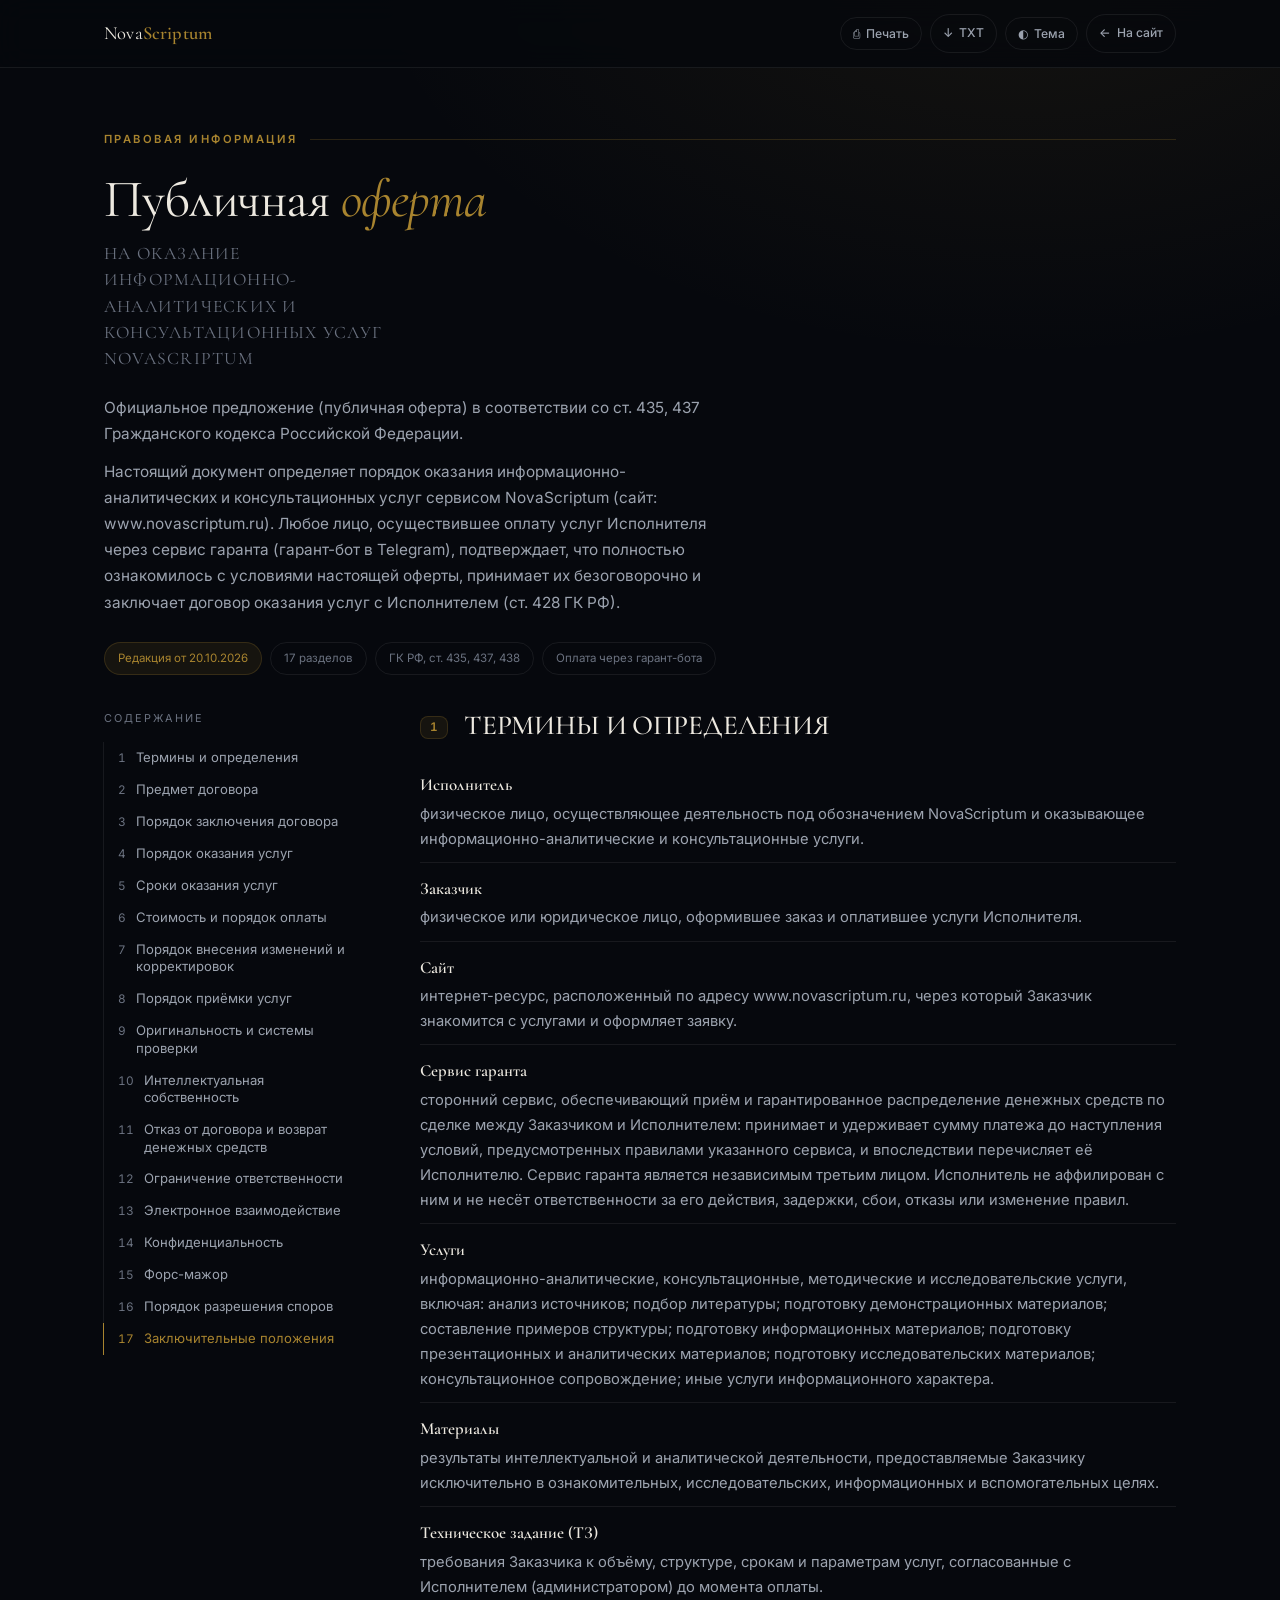
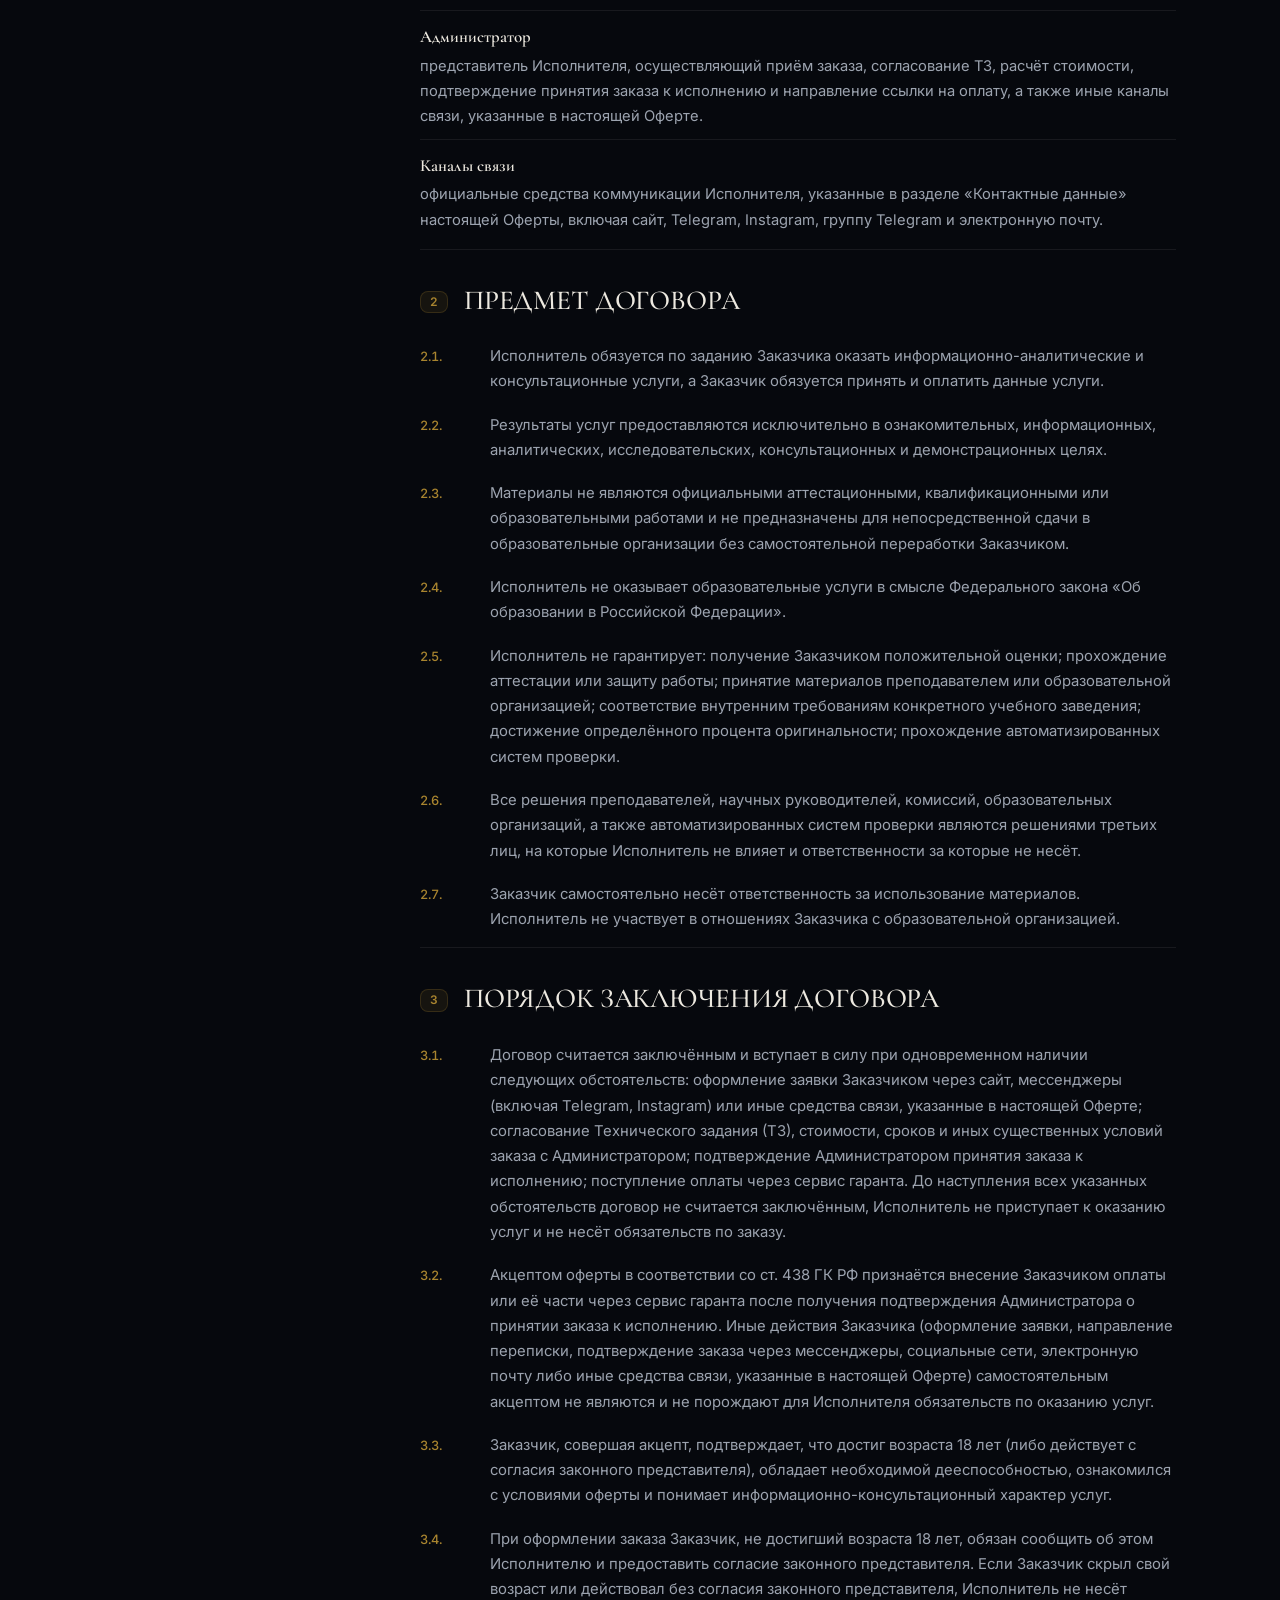
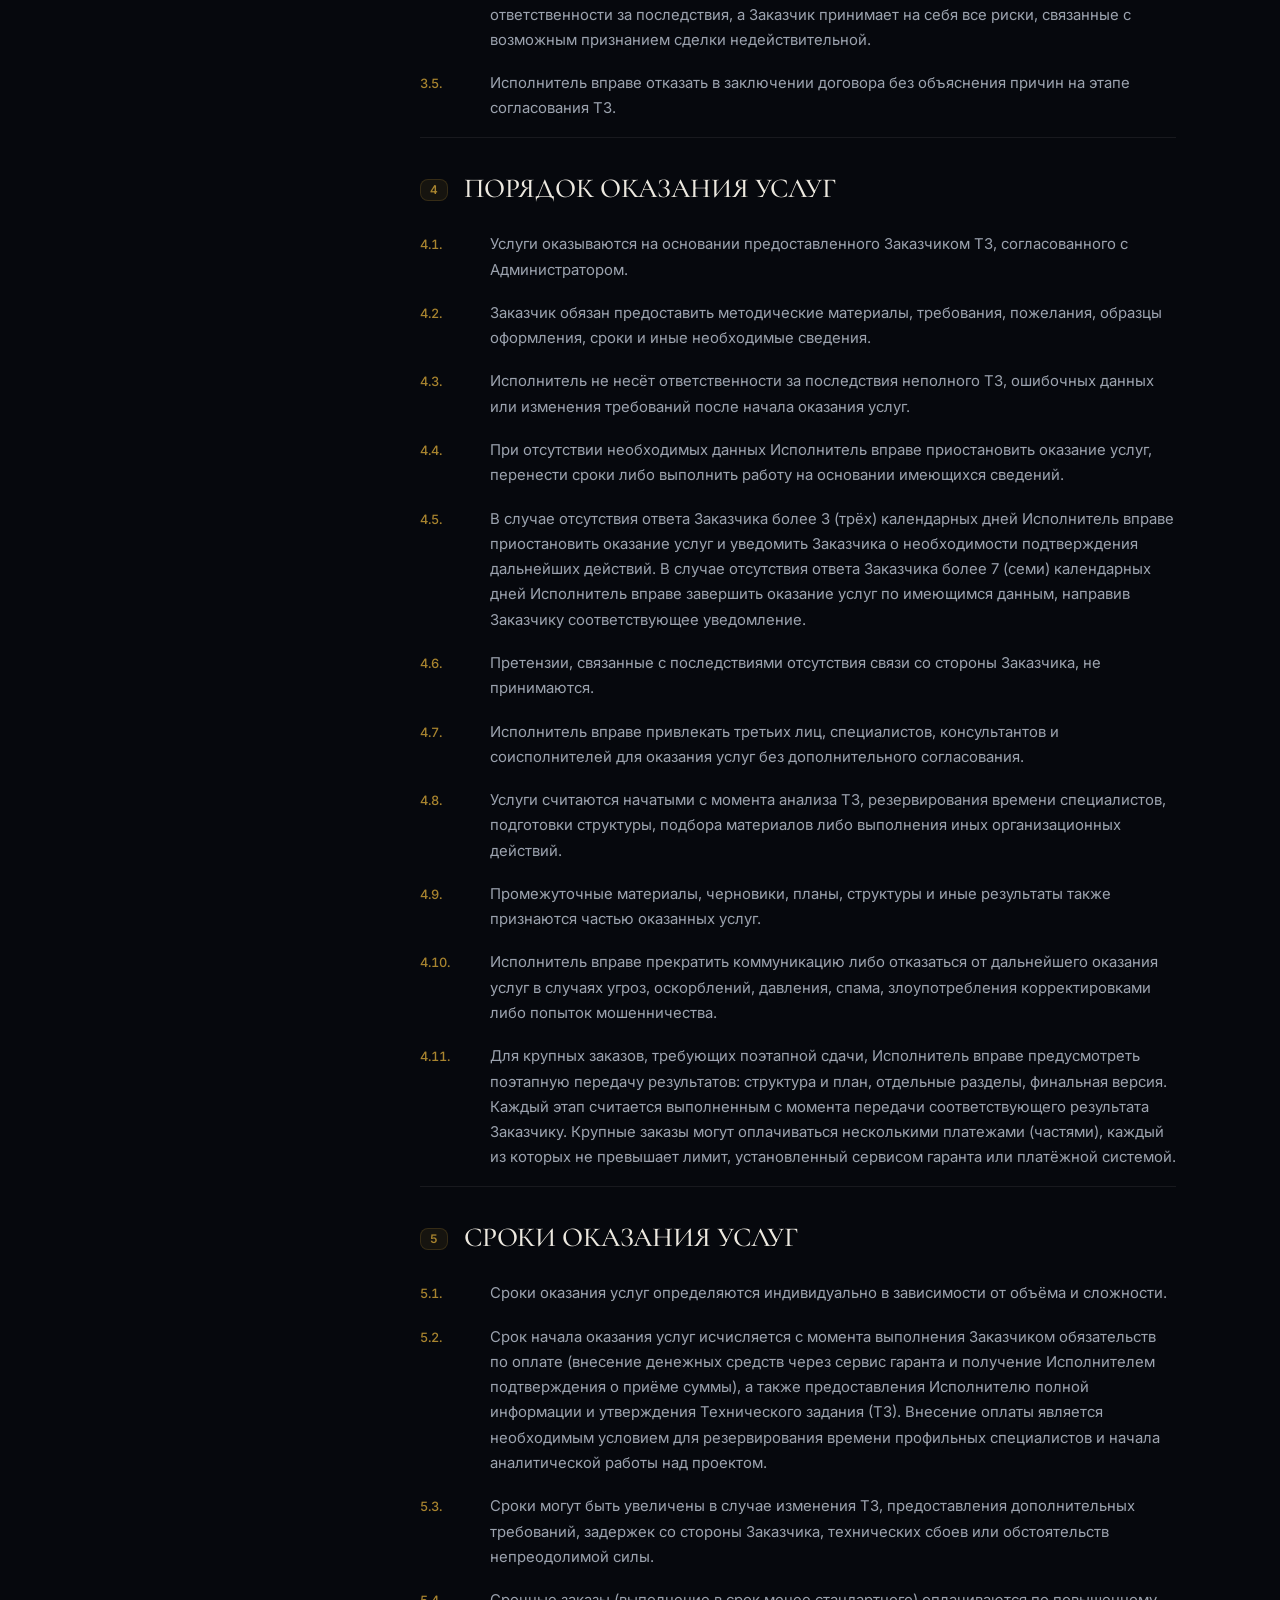
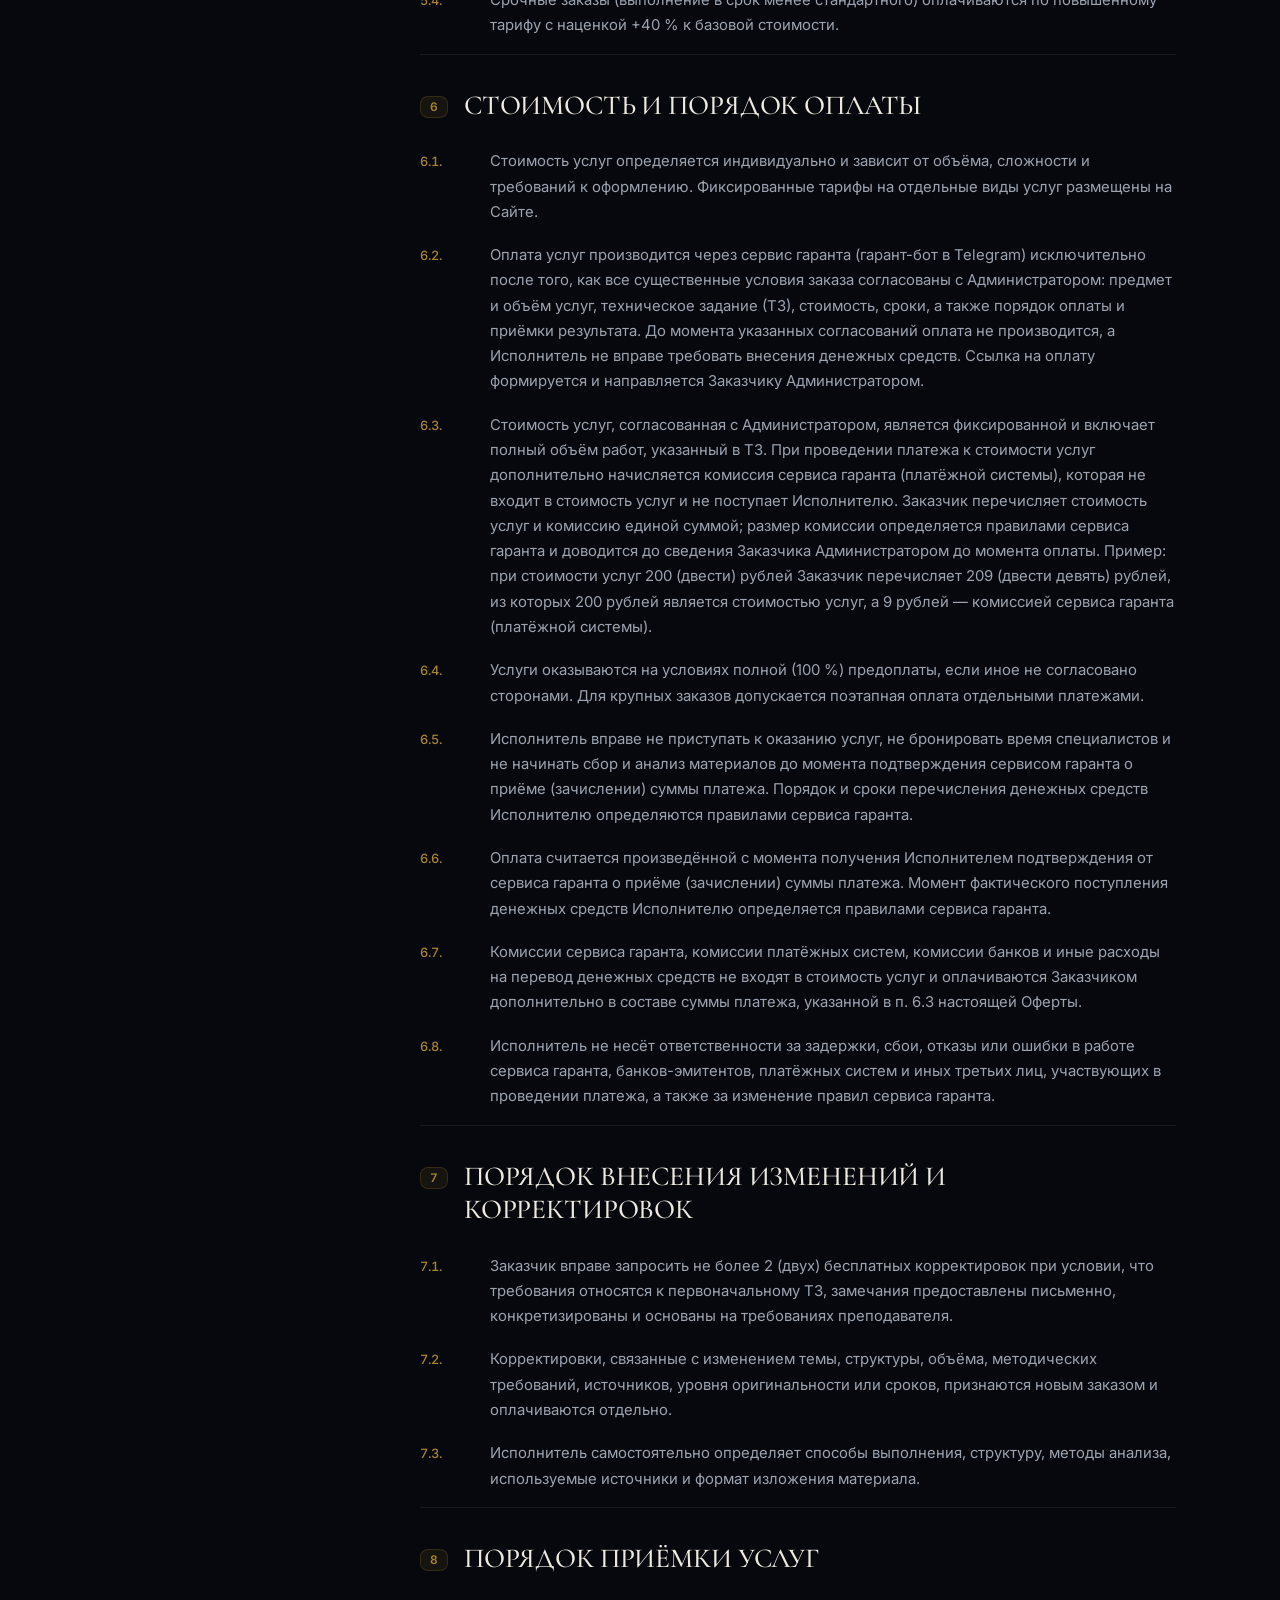
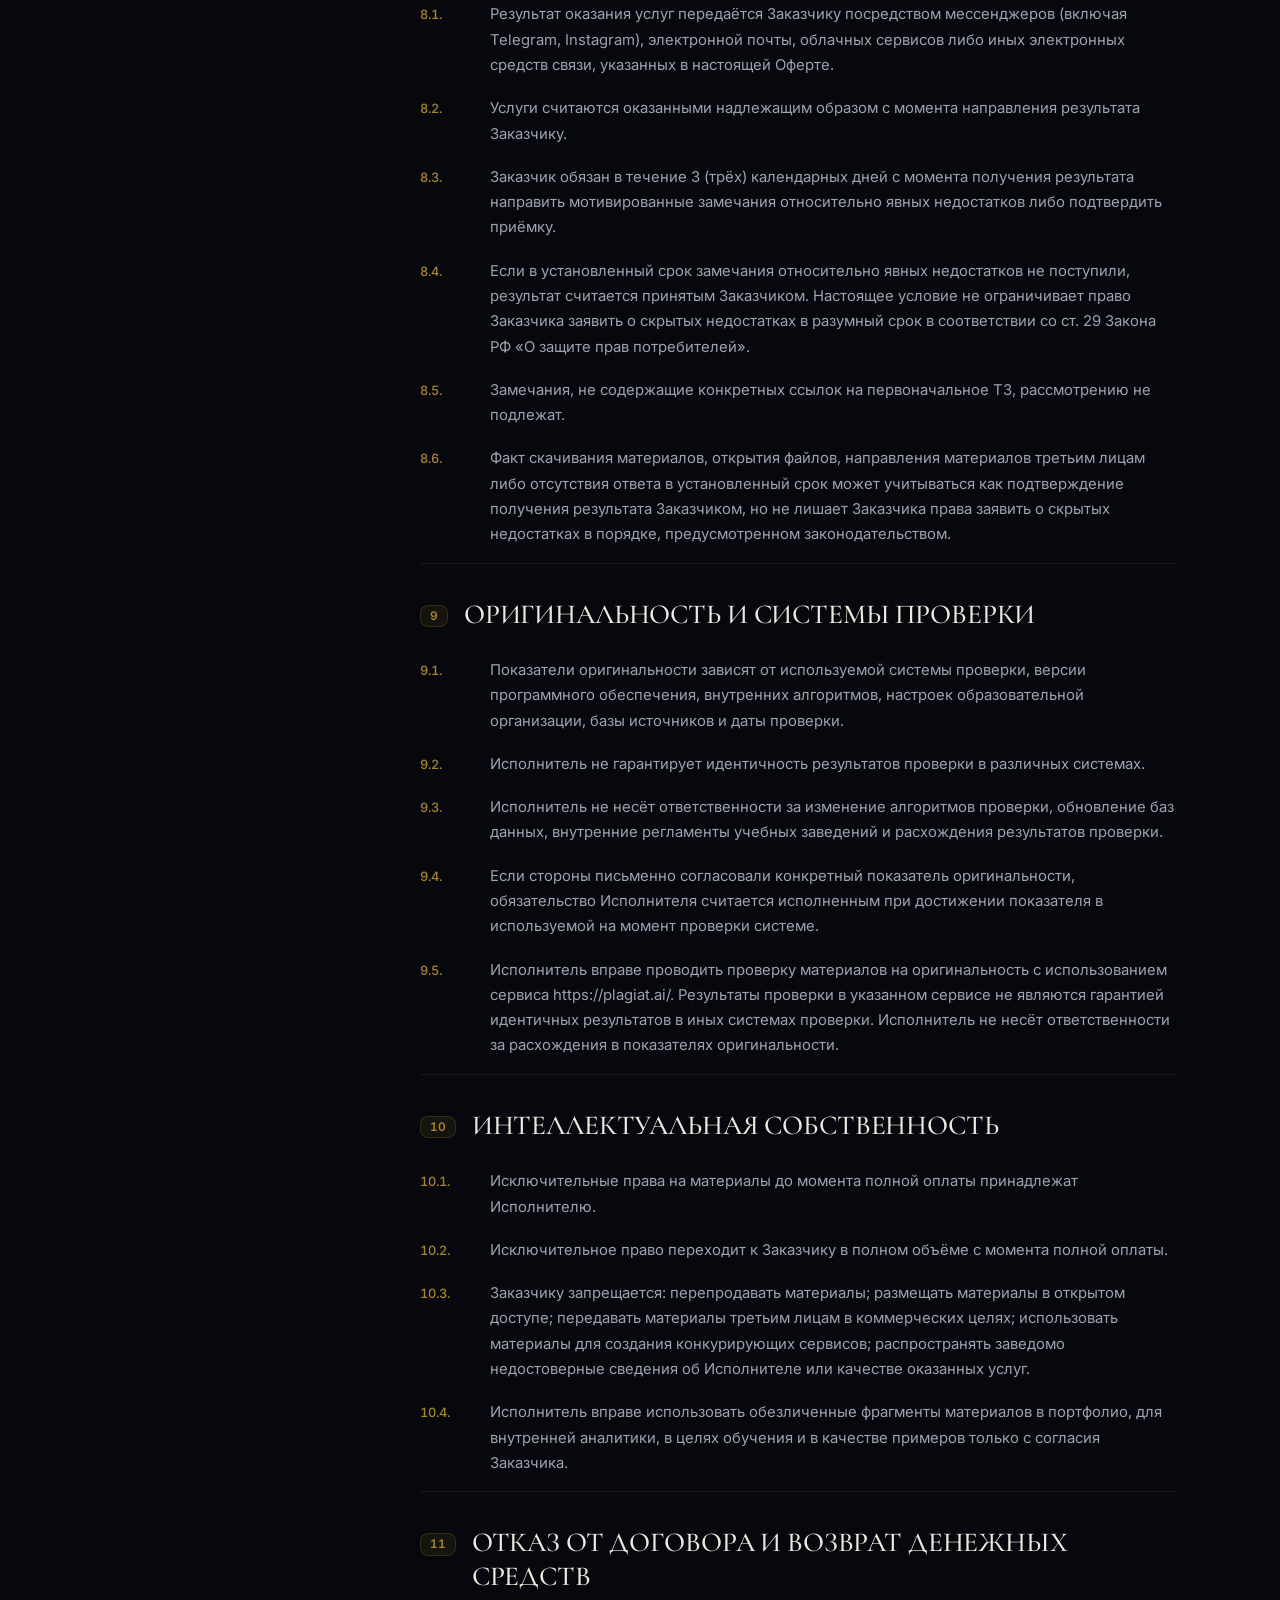
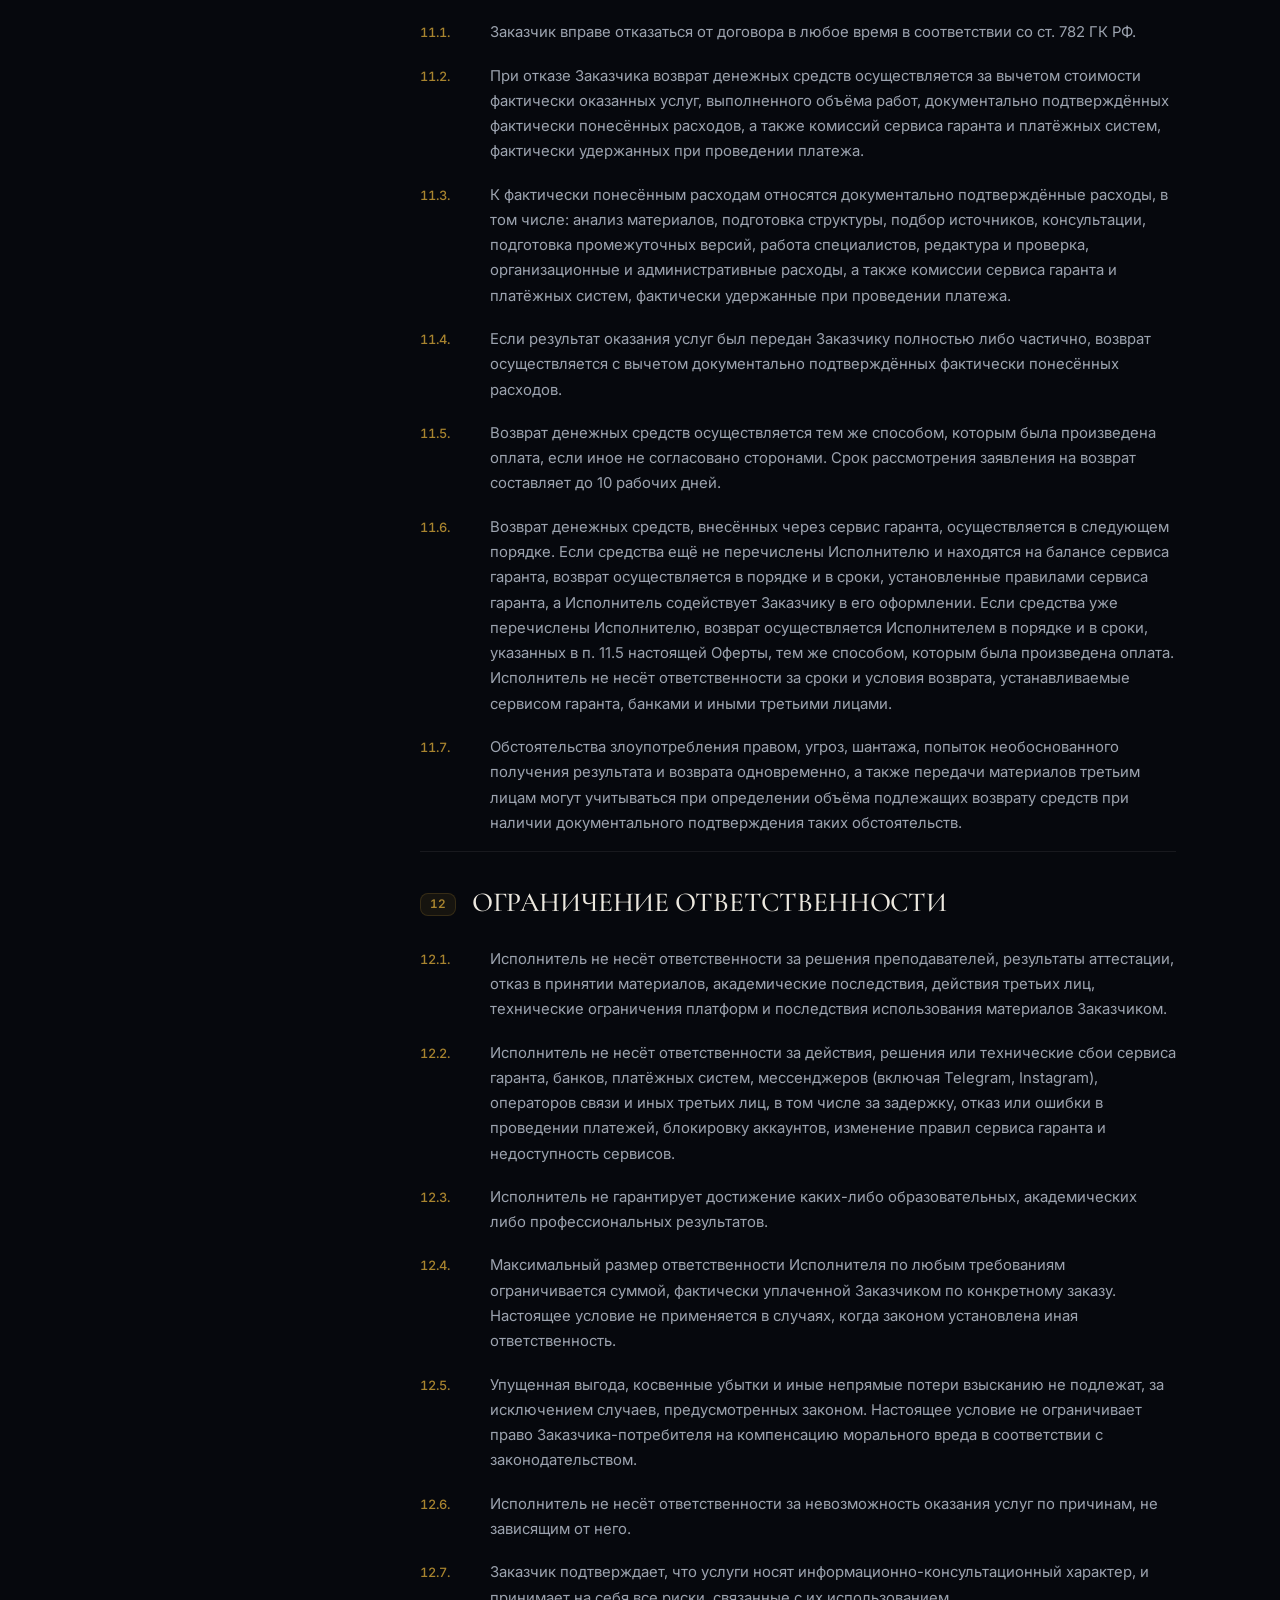
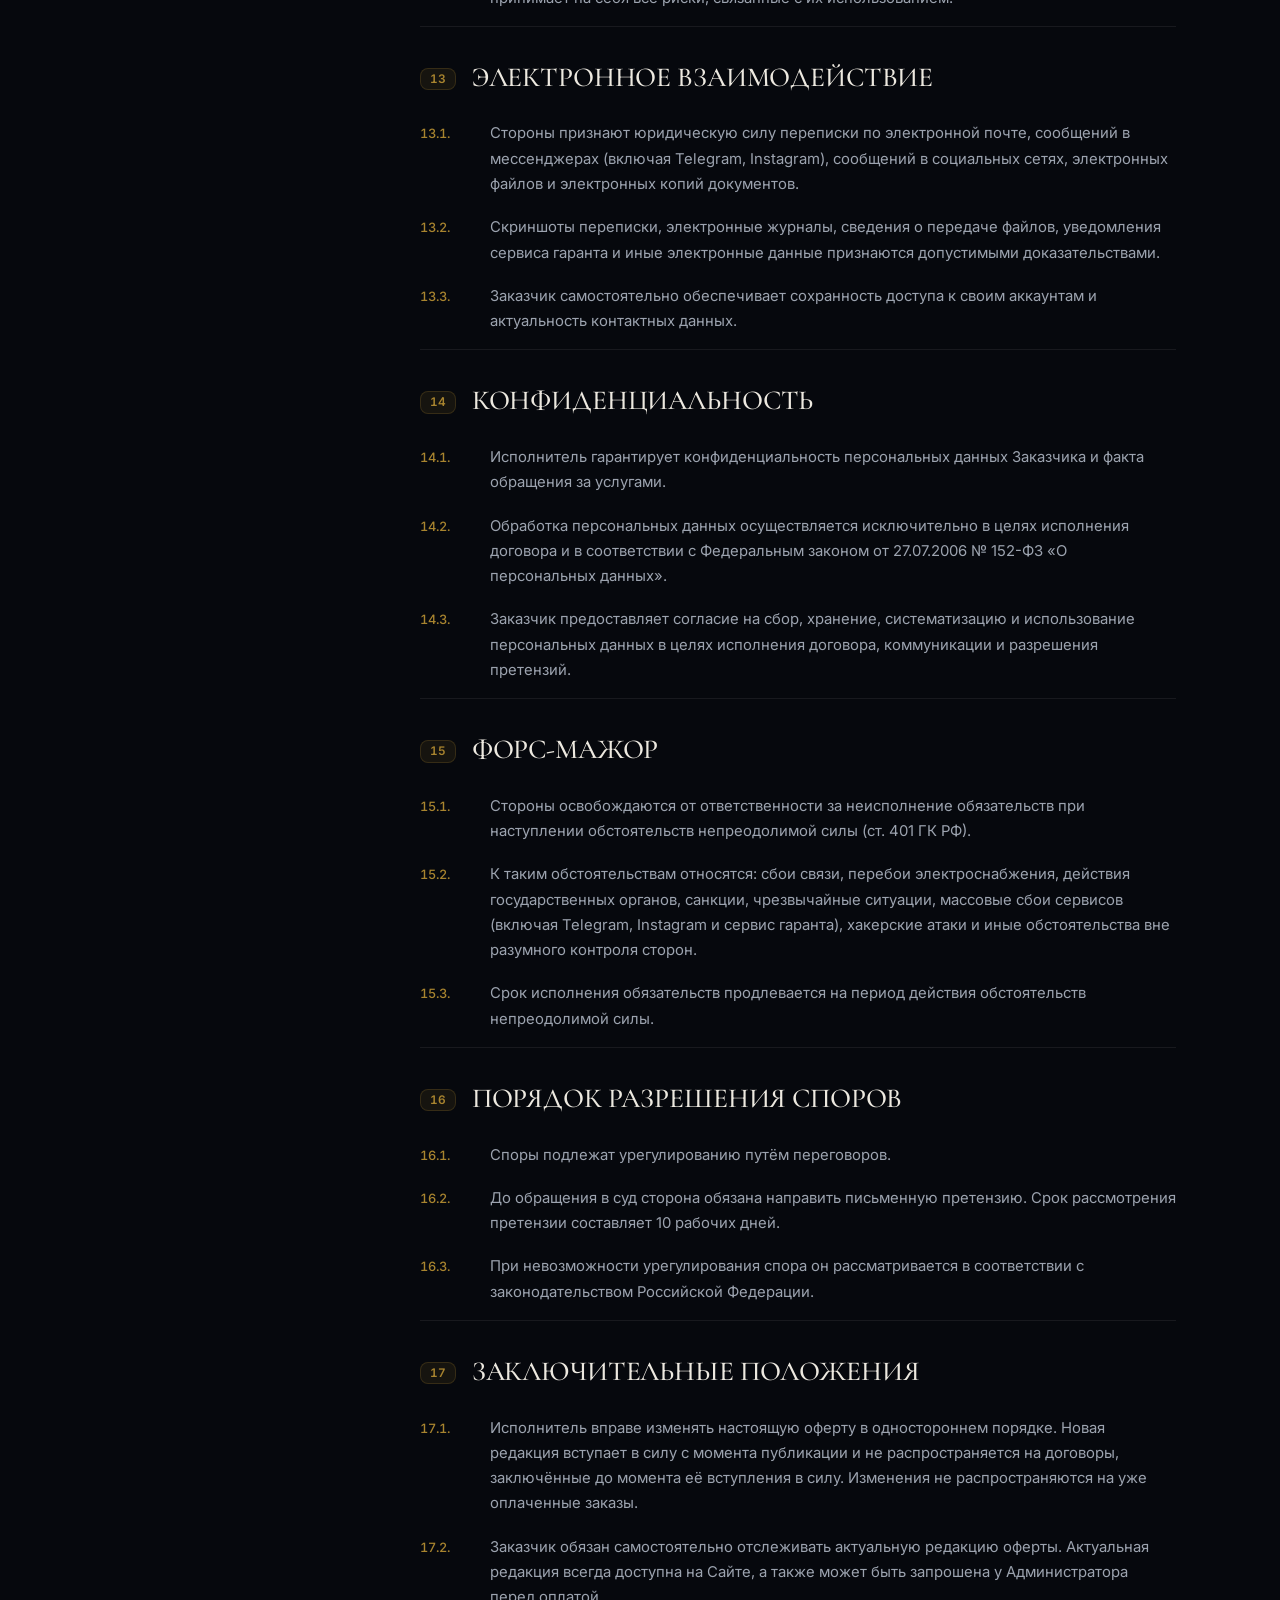
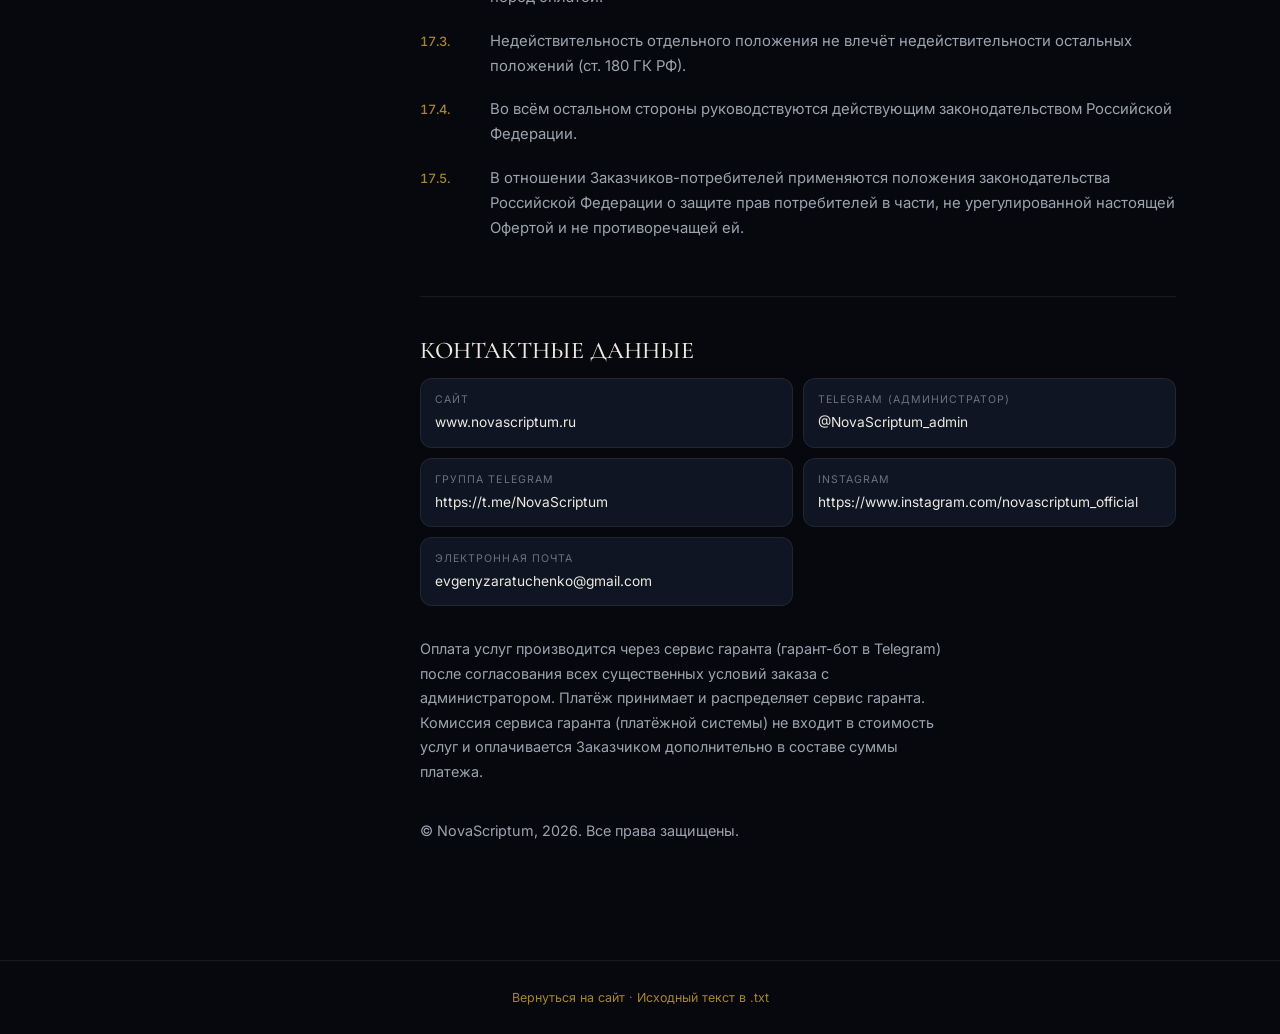
<file: oferta.html>
<!DOCTYPE html>
<html lang="ru" data-theme="dark">
<head>
<meta charset="UTF-8">
<meta name="viewport" content="width=device-width, initial-scale=1.0">
<title>Публичная оферта — NovaScriptum</title>
<meta name="description" content="Публичная оферта NovaScriptum на оказание информационно-аналитических и консультационных услуг. Редакция от 20.10.2026.">
<link rel="icon" href="favicon.png" type="image/png">
<link rel="preconnect" href="https://fonts.googleapis.com">
<link rel="preconnect" href="https://fonts.gstatic.com" crossorigin>
<link href="https://fonts.googleapis.com/css2?family=Cormorant+Garamond:ital,wght@0,400;0,500;0,600;1,400&family=Inter:wght@300;400;500;600&display=swap" rel="stylesheet">
<script>
  (function () {
    try {
      var saved = localStorage.getItem('ns-theme');
      if (saved) document.documentElement.setAttribute('data-theme', saved);
    } catch (e) {}
  })();
</script>
<style>
  :root {
    --bg: #06080D; --bg-elevated: #0C1220; --bg-card: #0F1522;
    --accent: #A8842F; --accent-dim: #7F6624; --accent-soft: rgba(168,132,47,.10);
    --accent-border: rgba(168,132,47,.22);
    --text: #EDE9E0; --text-secondary: #9CA3AF; --text-tertiary: #6B7280;
    --line: rgba(255,255,255,.07);
    --serif: 'Cormorant Garamond', Georgia, serif;
    --sans: 'Inter', -apple-system, BlinkMacSystemFont, 'Segoe UI', sans-serif;
  }
  [data-theme="light"] {
    --bg: #FAFAF7; --bg-elevated: #F0EDE6; --bg-card: #FFFFFF;
    --accent: #8A6D2B; --accent-dim: #6B5420; --accent-soft: rgba(138,109,43,.07);
    --accent-border: rgba(138,109,43,.22);
    --text: #111827; --text-secondary: #4B5563; --text-tertiary: #9CA3AF;
    --line: rgba(0,0,0,.08);
  }
  * { box-sizing: border-box; margin: 0; padding: 0; }
  html { scroll-behavior: smooth; scroll-padding-top: 92px; }
  body {
    background: var(--bg); color: var(--text); font-family: var(--sans);
    font-size: 16px; line-height: 1.7; -webkit-font-smoothing: antialiased;
    background-image: radial-gradient(60rem 40rem at 80% -10%, var(--accent-soft), transparent 70%);
    background-attachment: fixed;
  }
  a { color: inherit; text-decoration: none; }
  .skip { position: absolute; left: -999px; }
  .skip:focus { left: 12px; top: 12px; background: var(--accent); color: #000; padding: 8px 14px; border-radius: 8px; z-index: 99; }

  /* верхняя панель */
  .bar {
    position: sticky; top: 0; z-index: 20; backdrop-filter: blur(14px);
    background: color-mix(in srgb, var(--bg) 82%, transparent);
    border-bottom: 1px solid var(--line);
  }
  .bar-in {
    max-width: 1120px; margin: 0 auto; padding: 14px 24px;
    display: flex; align-items: center; justify-content: space-between; gap: 16px;
  }
  .brand { font-family: var(--serif); font-size: 1.16rem; letter-spacing: .01em; }
  .brand b { color: var(--accent); font-weight: 600; }
  .bar-tools { display: flex; align-items: center; gap: 8px; }
  .tool {
    display: inline-flex; align-items: center; gap: 6px; font-size: .76rem; font-weight: 500;
    padding: 8px 12px; border: 1px solid var(--line); border-radius: 999px;
    color: var(--text-secondary); background: transparent; cursor: pointer; font-family: inherit;
    transition: .2s;
  }
  .tool:hover { color: var(--text); border-color: var(--accent-border); background: var(--accent-soft); }

  /* обложка */
  .hero { max-width: 1120px; margin: 0 auto; padding: 62px 24px 34px; }
  .kicker {
    font-size: .7rem; letter-spacing: .22em; text-transform: uppercase;
    color: var(--accent); font-weight: 600; margin-bottom: 20px;
    display: flex; align-items: center; gap: 12px;
  }
  .kicker::after { content: ""; height: 1px; flex: 1; background: var(--accent-border); }
  h1 {
    font-family: var(--serif); font-weight: 400; font-size: clamp(2rem, 5vw, 3.3rem);
    line-height: 1.14; letter-spacing: -.01em; max-width: 20ch;
  }
  h1 em { font-style: italic; color: var(--accent); }
  .h1-sub {
    font-family: var(--serif); font-size: clamp(.92rem, 1.7vw, 1.1rem); letter-spacing: .07em;
    text-transform: uppercase; color: var(--text-tertiary); margin-top: 12px;
    max-width: 36ch; line-height: 1.5;
  }
  .hero-sub { margin-top: 22px; max-width: 62ch; color: var(--text-secondary); font-size: .96rem; }  .hero-sub .lead { display: block; }
  .hero-sub .lead + .lead { margin-top: 12px; }
  .chips { display: flex; flex-wrap: wrap; gap: 8px; margin-top: 26px; }
  .chip {
    font-size: .72rem; padding: 6px 13px; border-radius: 999px;
    border: 1px solid var(--accent-border); color: var(--accent); background: var(--accent-soft);
  }
  .chip.gray { border-color: var(--line); color: var(--text-tertiary); background: transparent; }

  /* каркас */
  .wrap {
    max-width: 1120px; margin: 0 auto; padding: 0 24px 96px;
    display: grid; grid-template-columns: 268px minmax(0, 1fr); gap: 48px; align-items: start;
  }
  /* оглавление */
  .toc { position: sticky; top: 92px; }
  .toc-h {
    font-size: .68rem; letter-spacing: .18em; text-transform: uppercase;
    color: var(--text-tertiary); margin-bottom: 14px;
  }
  .toc-a {
    display: flex; gap: 10px; padding: 7px 10px 7px 0; font-size: .82rem;
    color: var(--text-secondary); border-left: 1px solid var(--line);
    padding-left: 14px; margin-left: -1px; transition: .18s; line-height: 1.35;
  }
  .toc-a:hover { color: var(--text); border-left-color: var(--accent-border); }
  .toc-a.on { color: var(--accent); border-left-color: var(--accent); }
  .toc-i { color: var(--text-tertiary); font-variant-numeric: tabular-nums; font-size: .74rem; padding-top: 2px; }
  .toc-a.on .toc-i { color: var(--accent); }

  /* документ */
  .doc { min-width: 0; }
  .sec { padding: 34px 0 6px; border-top: 1px solid var(--line); }
  .sec:first-child { border-top: none; padding-top: 0; }
  .sec-h {
    display: flex; gap: 16px; align-items: baseline; margin-bottom: 18px;
    font-family: var(--serif); font-weight: 500; font-size: clamp(1.3rem, 2.6vw, 1.72rem);
    line-height: 1.22; letter-spacing: -.005em;
  }
  .sec-n {
    font-family: var(--sans); font-size: .74rem; font-weight: 600; color: var(--accent);
    border: 1px solid var(--accent-border); background: var(--accent-soft);
    border-radius: 8px; padding: 3px 9px; flex: none; transform: translateY(-3px);
    font-variant-numeric: tabular-nums;
  }
  .sec-b { color: var(--text-secondary); font-size: .93rem; }
  .cl { display: grid; grid-template-columns: 62px minmax(0, 1fr); gap: 8px; padding: 9px 0; }
  .cl-n {
    color: var(--accent); font-size: .8rem; font-weight: 500;
    font-variant-numeric: tabular-nums; padding-top: 2px;
  }
  .cl-t { color: var(--text-secondary); }
  .pp { padding: 9px 0; color: var(--text-secondary); }
  .defs { display: flex; flex-direction: column; gap: 2px; }
  .df { padding: 10px 0; border-bottom: 1px solid var(--line); }
  .df:last-child { border-bottom: none; }
  .df dt {
    font-family: var(--serif); font-size: 1.06rem; color: var(--text);
    font-weight: 600; margin-bottom: 2px;
  }
  .df dd { color: var(--text-secondary); font-size: .92rem; }

  /* контакты */
  .contacts { margin-top: 40px; padding-top: 34px; border-top: 1px solid var(--line); }
  .contacts h2 {
    font-family: var(--serif); font-weight: 500; font-size: 1.5rem; margin-bottom: 6px;
  }
  .contacts p { color: var(--text-secondary); font-size: .9rem; margin-bottom: 20px; max-width: 60ch; }
  .ct-grid { display: grid; grid-template-columns: repeat(2, minmax(0, 1fr)); gap: 10px; margin-bottom: 22px; }
  .ct {
    display: flex; flex-direction: column; gap: 2px; padding: 12px 14px;
    border: 1px solid var(--line); border-radius: 12px; background: var(--bg-card);
    transition: .2s;
  }
  a.ct:hover { border-color: var(--accent-border); background: var(--accent-soft); }
  .ct-k { font-size: .66rem; letter-spacing: .1em; text-transform: uppercase; color: var(--text-tertiary); }
  .ct-v { font-size: .86rem; color: var(--text); word-break: break-word; }
  .copy { margin-top: 26px; font-size: .76rem; color: var(--text-tertiary); }

  /* низ */
  .foot {
    border-top: 1px solid var(--line); padding: 26px 24px; text-align: center;
    font-size: .78rem; color: var(--text-tertiary);
  }
  .foot a { color: var(--accent); }
  .foot a:hover { text-decoration: underline; }

  @media (max-width: 960px) {
    .wrap { grid-template-columns: 1fr; gap: 26px; }
    .toc { position: static; border: 1px solid var(--line); border-radius: 12px; padding: 14px 16px; background: var(--bg-card); }
    .toc-a { border-left: none; padding-left: 0; }
    .toc-a.on { color: var(--accent); }
  }
  @media (max-width: 640px) {
    .bar-in { padding: 12px 16px; }
    .hero { padding: 44px 16px 26px; }
    .wrap { padding: 0 16px 70px; }
    .cl { grid-template-columns: 1fr; gap: 0; }
    .cl-n { padding-top: 0; }
    .ct-grid { grid-template-columns: 1fr; }
    .tool span { display: none; }
    .tool { padding: 9px 11px; }
  }

  /* при печати выводится исходный текст .txt, без оформления */
  .print-src { display: none; }

  @page { margin: 18mm 16mm; }

  @media print {
    :root { --bg: #fff; --text: #000; --text-secondary: #222; --text-tertiary: #555;
             --line: #ddd; --accent: #000; --accent-soft: transparent; --accent-border: #999; }
    body { background: #fff; background-image: none; }
    .bar, .hero, .toc, .foot, .wrap, .skip, .toast { display: none !important; }
    .print-src {
      display: block;
      margin: 0;
      padding: 0;
      border: none;
      background: none;
      color: #000;
      font-family: "Times New Roman", Times, serif;
      font-size: 11pt;
      line-height: 1.45;
      white-space: pre-wrap;
      overflow-wrap: break-word;
      hyphens: none;
    }
    a { text-decoration: none; color: #000; }
  }
</style>
</head>
<body>
<a class="skip" href="#doc">Перейти к тексту</a>

<div class="bar">
  <div class="bar-in">
    <a class="brand" href="index.html">Nova<b>Scriptum</b></a>
    <div class="bar-tools">
      <button class="tool" id="print" type="button" aria-label="Распечатать страницу">⎙ <span>Печать</span></button>
      <a class="tool" href="oferta.txt" target="_blank" rel="noopener" aria-label="Скачать исходный текст">↓ <span>TXT</span></a>
      <button class="tool" id="theme" type="button" aria-label="Сменить тему">◐ <span>Тема</span></button>
      <a class="tool" href="index.html">← <span>На сайт</span></a>
    </div>
  </div>
</div>

<header class="hero">
  <div class="kicker">Правовая информация</div>
  <h1>Публичная <em>оферта</em></h1>
  <p class="h1-sub">НА ОКАЗАНИЕ ИНФОРМАЦИОННО-АНАЛИТИЧЕСКИХ И КОНСУЛЬТАЦИОННЫХ УСЛУГ NOVASCRIPTUM</p>
  <p class="hero-sub"><span class="lead">Официальное предложение (публичная оферта) в соответствии со ст. 435, 437 Гражданского кодекса Российской Федерации.</span><span class="lead">Настоящий документ определяет порядок оказания информационно-аналитических и консультационных услуг сервисом NovaScriptum (сайт: www.novascriptum.ru). Любое лицо, осуществившее оплату услуг Исполнителя через сервис гаранта (гарант-бот в Telegram), подтверждает, что полностью ознакомилось с условиями настоящей оферты, принимает их безоговорочно и заключает договор оказания услуг с Исполнителем (ст. 428 ГК РФ).</span></p>
  <div class="chips">
    <span class="chip">Редакция от 20.10.2026</span>
    <span class="chip gray">17 разделов</span>
    <span class="chip gray">ГК РФ, ст. 435, 437, 438</span>
    <span class="chip gray">Оплата через гарант-бота</span>
  </div>
</header>

<div class="wrap">
  <nav class="toc" aria-label="Содержание">
    <div class="toc-h">Содержание</div>
    <a class="toc-a" href="#s1" data-n="1"><span class="toc-i">1</span>Термины и определения</a>
<a class="toc-a" href="#s2" data-n="2"><span class="toc-i">2</span>Предмет договора</a>
<a class="toc-a" href="#s3" data-n="3"><span class="toc-i">3</span>Порядок заключения договора</a>
<a class="toc-a" href="#s4" data-n="4"><span class="toc-i">4</span>Порядок оказания услуг</a>
<a class="toc-a" href="#s5" data-n="5"><span class="toc-i">5</span>Сроки оказания услуг</a>
<a class="toc-a" href="#s6" data-n="6"><span class="toc-i">6</span>Стоимость и порядок оплаты</a>
<a class="toc-a" href="#s7" data-n="7"><span class="toc-i">7</span>Порядок внесения изменений и корректировок</a>
<a class="toc-a" href="#s8" data-n="8"><span class="toc-i">8</span>Порядок приёмки услуг</a>
<a class="toc-a" href="#s9" data-n="9"><span class="toc-i">9</span>Оригинальность и системы проверки</a>
<a class="toc-a" href="#s10" data-n="10"><span class="toc-i">10</span>Интеллектуальная собственность</a>
<a class="toc-a" href="#s11" data-n="11"><span class="toc-i">11</span>Отказ от договора и возврат денежных средств</a>
<a class="toc-a" href="#s12" data-n="12"><span class="toc-i">12</span>Ограничение ответственности</a>
<a class="toc-a" href="#s13" data-n="13"><span class="toc-i">13</span>Электронное взаимодействие</a>
<a class="toc-a" href="#s14" data-n="14"><span class="toc-i">14</span>Конфиденциальность</a>
<a class="toc-a" href="#s15" data-n="15"><span class="toc-i">15</span>Форс-мажор</a>
<a class="toc-a" href="#s16" data-n="16"><span class="toc-i">16</span>Порядок разрешения споров</a>
<a class="toc-a" href="#s17" data-n="17"><span class="toc-i">17</span>Заключительные положения</a>
  </nav>

  <main class="doc" id="doc">
    
<article class="sec" id="s1">
  <h2 class="sec-h"><span class="sec-n">1</span><span>ТЕРМИНЫ И ОПРЕДЕЛЕНИЯ</span></h2>
  <div class="sec-b"><dl class="defs"><div class="df"><dt>Исполнитель</dt><dd>физическое лицо, осуществляющее деятельность под обозначением NovaScriptum и оказывающее информационно-аналитические и консультационные услуги.</dd></div><div class="df"><dt>Заказчик</dt><dd>физическое или юридическое лицо, оформившее заказ и оплатившее услуги Исполнителя.</dd></div><div class="df"><dt>Сайт</dt><dd>интернет-ресурс, расположенный по адресу www.novascriptum.ru, через который Заказчик знакомится с услугами и оформляет заявку.</dd></div><div class="df"><dt>Сервис гаранта</dt><dd>сторонний сервис, обеспечивающий приём и гарантированное распределение денежных средств по сделке между Заказчиком и Исполнителем: принимает и удерживает сумму платежа до наступления условий, предусмотренных правилами указанного сервиса, и впоследствии перечисляет её Исполнителю. Сервис гаранта является независимым третьим лицом. Исполнитель не аффилирован с ним и не несёт ответственности за его действия, задержки, сбои, отказы или изменение правил.</dd></div><div class="df"><dt>Услуги</dt><dd>информационно-аналитические, консультационные, методические и исследовательские услуги, включая: анализ источников; подбор литературы; подготовку демонстрационных материалов; составление примеров структуры; подготовку информационных материалов; подготовку презентационных и аналитических материалов; подготовку исследовательских материалов; консультационное сопровождение; иные услуги информационного характера.</dd></div><div class="df"><dt>Материалы</dt><dd>результаты интеллектуальной и аналитической деятельности, предоставляемые Заказчику исключительно в ознакомительных, исследовательских, информационных и вспомогательных целях.</dd></div><div class="df"><dt>Техническое задание (ТЗ)</dt><dd>требования Заказчика к объёму, структуре, срокам и параметрам услуг, согласованные с Исполнителем (администратором) до момента оплаты.</dd></div><div class="df"><dt>Администратор</dt><dd>представитель Исполнителя, осуществляющий приём заказа, согласование ТЗ, расчёт стоимости, подтверждение принятия заказа к исполнению и направление ссылки на оплату, а также иные каналы связи, указанные в настоящей Оферте.</dd></div><div class="df"><dt>Каналы связи</dt><dd>официальные средства коммуникации Исполнителя, указанные в разделе «Контактные данные» настоящей Оферты, включая сайт, Telegram, Instagram, группу Telegram и электронную почту.</dd></div></dl></div>
</article>
<article class="sec" id="s2">
  <h2 class="sec-h"><span class="sec-n">2</span><span>ПРЕДМЕТ ДОГОВОРА</span></h2>
  <div class="sec-b"><div class="cl"><span class="cl-n">2.1.</span><p class="cl-t">Исполнитель обязуется по заданию Заказчика оказать информационно-аналитические и консультационные услуги, а Заказчик обязуется принять и оплатить данные услуги.</p></div><div class="cl"><span class="cl-n">2.2.</span><p class="cl-t">Результаты услуг предоставляются исключительно в ознакомительных, информационных, аналитических, исследовательских, консультационных и демонстрационных целях.</p></div><div class="cl"><span class="cl-n">2.3.</span><p class="cl-t">Материалы не являются официальными аттестационными, квалификационными или образовательными работами и не предназначены для непосредственной сдачи в образовательные организации без самостоятельной переработки Заказчиком.</p></div><div class="cl"><span class="cl-n">2.4.</span><p class="cl-t">Исполнитель не оказывает образовательные услуги в смысле Федерального закона «Об образовании в Российской Федерации».</p></div><div class="cl"><span class="cl-n">2.5.</span><p class="cl-t">Исполнитель не гарантирует: получение Заказчиком положительной оценки; прохождение аттестации или защиту работы; принятие материалов преподавателем или образовательной организацией; соответствие внутренним требованиям конкретного учебного заведения; достижение определённого процента оригинальности; прохождение автоматизированных систем проверки.</p></div><div class="cl"><span class="cl-n">2.6.</span><p class="cl-t">Все решения преподавателей, научных руководителей, комиссий, образовательных организаций, а также автоматизированных систем проверки являются решениями третьих лиц, на которые Исполнитель не влияет и ответственности за которые не несёт.</p></div><div class="cl"><span class="cl-n">2.7.</span><p class="cl-t">Заказчик самостоятельно несёт ответственность за использование материалов. Исполнитель не участвует в отношениях Заказчика с образовательной организацией.</p></div></div>
</article>
<article class="sec" id="s3">
  <h2 class="sec-h"><span class="sec-n">3</span><span>ПОРЯДОК ЗАКЛЮЧЕНИЯ ДОГОВОРА</span></h2>
  <div class="sec-b"><div class="cl"><span class="cl-n">3.1.</span><p class="cl-t">Договор считается заключённым и вступает в силу при одновременном наличии следующих обстоятельств: оформление заявки Заказчиком через сайт, мессенджеры (включая Telegram, Instagram) или иные средства связи, указанные в настоящей Оферте; согласование Технического задания (ТЗ), стоимости, сроков и иных существенных условий заказа с Администратором; подтверждение Администратором принятия заказа к исполнению; поступление оплаты через сервис гаранта. До наступления всех указанных обстоятельств договор не считается заключённым, Исполнитель не приступает к оказанию услуг и не несёт обязательств по заказу.</p></div><div class="cl"><span class="cl-n">3.2.</span><p class="cl-t">Акцептом оферты в соответствии со ст. 438 ГК РФ признаётся внесение Заказчиком оплаты или её части через сервис гаранта после получения подтверждения Администратора о принятии заказа к исполнению. Иные действия Заказчика (оформление заявки, направление переписки, подтверждение заказа через мессенджеры, социальные сети, электронную почту либо иные средства связи, указанные в настоящей Оферте) самостоятельным акцептом не являются и не порождают для Исполнителя обязательств по оказанию услуг.</p></div><div class="cl"><span class="cl-n">3.3.</span><p class="cl-t">Заказчик, совершая акцепт, подтверждает, что достиг возраста 18 лет (либо действует с согласия законного представителя), обладает необходимой дееспособностью, ознакомился с условиями оферты и понимает информационно-консультационный характер услуг.</p></div><div class="cl"><span class="cl-n">3.4.</span><p class="cl-t">При оформлении заказа Заказчик, не достигший возраста 18 лет, обязан сообщить об этом Исполнителю и предоставить согласие законного представителя. Если Заказчик скрыл свой возраст или действовал без согласия законного представителя, Исполнитель не несёт ответственности за последствия, а Заказчик принимает на себя все риски, связанные с возможным признанием сделки недействительной.</p></div><div class="cl"><span class="cl-n">3.5.</span><p class="cl-t">Исполнитель вправе отказать в заключении договора без объяснения причин на этапе согласования ТЗ.</p></div></div>
</article>
<article class="sec" id="s4">
  <h2 class="sec-h"><span class="sec-n">4</span><span>ПОРЯДОК ОКАЗАНИЯ УСЛУГ</span></h2>
  <div class="sec-b"><div class="cl"><span class="cl-n">4.1.</span><p class="cl-t">Услуги оказываются на основании предоставленного Заказчиком ТЗ, согласованного с Администратором.</p></div><div class="cl"><span class="cl-n">4.2.</span><p class="cl-t">Заказчик обязан предоставить методические материалы, требования, пожелания, образцы оформления, сроки и иные необходимые сведения.</p></div><div class="cl"><span class="cl-n">4.3.</span><p class="cl-t">Исполнитель не несёт ответственности за последствия неполного ТЗ, ошибочных данных или изменения требований после начала оказания услуг.</p></div><div class="cl"><span class="cl-n">4.4.</span><p class="cl-t">При отсутствии необходимых данных Исполнитель вправе приостановить оказание услуг, перенести сроки либо выполнить работу на основании имеющихся сведений.</p></div><div class="cl"><span class="cl-n">4.5.</span><p class="cl-t">В случае отсутствия ответа Заказчика более 3 (трёх) календарных дней Исполнитель вправе приостановить оказание услуг и уведомить Заказчика о необходимости подтверждения дальнейших действий. В случае отсутствия ответа Заказчика более 7 (семи) календарных дней Исполнитель вправе завершить оказание услуг по имеющимся данным, направив Заказчику соответствующее уведомление.</p></div><div class="cl"><span class="cl-n">4.6.</span><p class="cl-t">Претензии, связанные с последствиями отсутствия связи со стороны Заказчика, не принимаются.</p></div><div class="cl"><span class="cl-n">4.7.</span><p class="cl-t">Исполнитель вправе привлекать третьих лиц, специалистов, консультантов и соисполнителей для оказания услуг без дополнительного согласования.</p></div><div class="cl"><span class="cl-n">4.8.</span><p class="cl-t">Услуги считаются начатыми с момента анализа ТЗ, резервирования времени специалистов, подготовки структуры, подбора материалов либо выполнения иных организационных действий.</p></div><div class="cl"><span class="cl-n">4.9.</span><p class="cl-t">Промежуточные материалы, черновики, планы, структуры и иные результаты также признаются частью оказанных услуг.</p></div><div class="cl"><span class="cl-n">4.10.</span><p class="cl-t">Исполнитель вправе прекратить коммуникацию либо отказаться от дальнейшего оказания услуг в случаях угроз, оскорблений, давления, спама, злоупотребления корректировками либо попыток мошенничества.</p></div><div class="cl"><span class="cl-n">4.11.</span><p class="cl-t">Для крупных заказов, требующих поэтапной сдачи, Исполнитель вправе предусмотреть поэтапную передачу результатов: структура и план, отдельные разделы, финальная версия. Каждый этап считается выполненным с момента передачи соответствующего результата Заказчику. Крупные заказы могут оплачиваться несколькими платежами (частями), каждый из которых не превышает лимит, установленный сервисом гаранта или платёжной системой.</p></div></div>
</article>
<article class="sec" id="s5">
  <h2 class="sec-h"><span class="sec-n">5</span><span>СРОКИ ОКАЗАНИЯ УСЛУГ</span></h2>
  <div class="sec-b"><div class="cl"><span class="cl-n">5.1.</span><p class="cl-t">Сроки оказания услуг определяются индивидуально в зависимости от объёма и сложности.</p></div><div class="cl"><span class="cl-n">5.2.</span><p class="cl-t">Срок начала оказания услуг исчисляется с момента выполнения Заказчиком обязательств по оплате (внесение денежных средств через сервис гаранта и получение Исполнителем подтверждения о приёме суммы), а также предоставления Исполнителю полной информации и утверждения Технического задания (ТЗ). Внесение оплаты является необходимым условием для резервирования времени профильных специалистов и начала аналитической работы над проектом.</p></div><div class="cl"><span class="cl-n">5.3.</span><p class="cl-t">Сроки могут быть увеличены в случае изменения ТЗ, предоставления дополнительных требований, задержек со стороны Заказчика, технических сбоев или обстоятельств непреодолимой силы.</p></div><div class="cl"><span class="cl-n">5.4.</span><p class="cl-t">Срочные заказы (выполнение в срок менее стандартного) оплачиваются по повышенному тарифу с наценкой +40 % к базовой стоимости.</p></div></div>
</article>
<article class="sec" id="s6">
  <h2 class="sec-h"><span class="sec-n">6</span><span>СТОИМОСТЬ И ПОРЯДОК ОПЛАТЫ</span></h2>
  <div class="sec-b"><div class="cl"><span class="cl-n">6.1.</span><p class="cl-t">Стоимость услуг определяется индивидуально и зависит от объёма, сложности и требований к оформлению. Фиксированные тарифы на отдельные виды услуг размещены на Сайте.</p></div><div class="cl"><span class="cl-n">6.2.</span><p class="cl-t">Оплата услуг производится через сервис гаранта (гарант-бот в Telegram) исключительно после того, как все существенные условия заказа согласованы с Администратором: предмет и объём услуг, техническое задание (ТЗ), стоимость, сроки, а также порядок оплаты и приёмки результата. До момента указанных согласований оплата не производится, а Исполнитель не вправе требовать внесения денежных средств. Ссылка на оплату формируется и направляется Заказчику Администратором.</p></div><div class="cl"><span class="cl-n">6.3.</span><p class="cl-t">Стоимость услуг, согласованная с Администратором, является фиксированной и включает полный объём работ, указанный в ТЗ. При проведении платежа к стоимости услуг дополнительно начисляется комиссия сервиса гаранта (платёжной системы), которая не входит в стоимость услуг и не поступает Исполнителю. Заказчик перечисляет стоимость услуг и комиссию единой суммой; размер комиссии определяется правилами сервиса гаранта и доводится до сведения Заказчика Администратором до момента оплаты. Пример: при стоимости услуг 200 (двести) рублей Заказчик перечисляет 209 (двести девять) рублей, из которых 200 рублей является стоимостью услуг, а 9 рублей — комиссией сервиса гаранта (платёжной системы).</p></div><div class="cl"><span class="cl-n">6.4.</span><p class="cl-t">Услуги оказываются на условиях полной (100 %) предоплаты, если иное не согласовано сторонами. Для крупных заказов допускается поэтапная оплата отдельными платежами.</p></div><div class="cl"><span class="cl-n">6.5.</span><p class="cl-t">Исполнитель вправе не приступать к оказанию услуг, не бронировать время специалистов и не начинать сбор и анализ материалов до момента подтверждения сервисом гаранта о приёме (зачислении) суммы платежа. Порядок и сроки перечисления денежных средств Исполнителю определяются правилами сервиса гаранта.</p></div><div class="cl"><span class="cl-n">6.6.</span><p class="cl-t">Оплата считается произведённой с момента получения Исполнителем подтверждения от сервиса гаранта о приёме (зачислении) суммы платежа. Момент фактического поступления денежных средств Исполнителю определяется правилами сервиса гаранта.</p></div><div class="cl"><span class="cl-n">6.7.</span><p class="cl-t">Комиссии сервиса гаранта, комиссии платёжных систем, комиссии банков и иные расходы на перевод денежных средств не входят в стоимость услуг и оплачиваются Заказчиком дополнительно в составе суммы платежа, указанной в п. 6.3 настоящей Оферты.</p></div><div class="cl"><span class="cl-n">6.8.</span><p class="cl-t">Исполнитель не несёт ответственности за задержки, сбои, отказы или ошибки в работе сервиса гаранта, банков-эмитентов, платёжных систем и иных третьих лиц, участвующих в проведении платежа, а также за изменение правил сервиса гаранта.</p></div></div>
</article>
<article class="sec" id="s7">
  <h2 class="sec-h"><span class="sec-n">7</span><span>ПОРЯДОК ВНЕСЕНИЯ ИЗМЕНЕНИЙ И КОРРЕКТИРОВОК</span></h2>
  <div class="sec-b"><div class="cl"><span class="cl-n">7.1.</span><p class="cl-t">Заказчик вправе запросить не более 2 (двух) бесплатных корректировок при условии, что требования относятся к первоначальному ТЗ, замечания предоставлены письменно, конкретизированы и основаны на требованиях преподавателя.</p></div><div class="cl"><span class="cl-n">7.2.</span><p class="cl-t">Корректировки, связанные с изменением темы, структуры, объёма, методических требований, источников, уровня оригинальности или сроков, признаются новым заказом и оплачиваются отдельно.</p></div><div class="cl"><span class="cl-n">7.3.</span><p class="cl-t">Исполнитель самостоятельно определяет способы выполнения, структуру, методы анализа, используемые источники и формат изложения материала.</p></div></div>
</article>
<article class="sec" id="s8">
  <h2 class="sec-h"><span class="sec-n">8</span><span>ПОРЯДОК ПРИЁМКИ УСЛУГ</span></h2>
  <div class="sec-b"><div class="cl"><span class="cl-n">8.1.</span><p class="cl-t">Результат оказания услуг передаётся Заказчику посредством мессенджеров (включая Telegram, Instagram), электронной почты, облачных сервисов либо иных электронных средств связи, указанных в настоящей Оферте.</p></div><div class="cl"><span class="cl-n">8.2.</span><p class="cl-t">Услуги считаются оказанными надлежащим образом с момента направления результата Заказчику.</p></div><div class="cl"><span class="cl-n">8.3.</span><p class="cl-t">Заказчик обязан в течение 3 (трёх) календарных дней с момента получения результата направить мотивированные замечания относительно явных недостатков либо подтвердить приёмку.</p></div><div class="cl"><span class="cl-n">8.4.</span><p class="cl-t">Если в установленный срок замечания относительно явных недостатков не поступили, результат считается принятым Заказчиком. Настоящее условие не ограничивает право Заказчика заявить о скрытых недостатках в разумный срок в соответствии со ст. 29 Закона РФ «О защите прав потребителей».</p></div><div class="cl"><span class="cl-n">8.5.</span><p class="cl-t">Замечания, не содержащие конкретных ссылок на первоначальное ТЗ, рассмотрению не подлежат.</p></div><div class="cl"><span class="cl-n">8.6.</span><p class="cl-t">Факт скачивания материалов, открытия файлов, направления материалов третьим лицам либо отсутствия ответа в установленный срок может учитываться как подтверждение получения результата Заказчиком, но не лишает Заказчика права заявить о скрытых недостатках в порядке, предусмотренном законодательством.</p></div></div>
</article>
<article class="sec" id="s9">
  <h2 class="sec-h"><span class="sec-n">9</span><span>ОРИГИНАЛЬНОСТЬ И СИСТЕМЫ ПРОВЕРКИ</span></h2>
  <div class="sec-b"><div class="cl"><span class="cl-n">9.1.</span><p class="cl-t">Показатели оригинальности зависят от используемой системы проверки, версии программного обеспечения, внутренних алгоритмов, настроек образовательной организации, базы источников и даты проверки.</p></div><div class="cl"><span class="cl-n">9.2.</span><p class="cl-t">Исполнитель не гарантирует идентичность результатов проверки в различных системах.</p></div><div class="cl"><span class="cl-n">9.3.</span><p class="cl-t">Исполнитель не несёт ответственности за изменение алгоритмов проверки, обновление баз данных, внутренние регламенты учебных заведений и расхождения результатов проверки.</p></div><div class="cl"><span class="cl-n">9.4.</span><p class="cl-t">Если стороны письменно согласовали конкретный показатель оригинальности, обязательство Исполнителя считается исполненным при достижении показателя в используемой на момент проверки системе.</p></div><div class="cl"><span class="cl-n">9.5.</span><p class="cl-t">Исполнитель вправе проводить проверку материалов на оригинальность с использованием сервиса https://plagiat.ai/. Результаты проверки в указанном сервисе не являются гарантией идентичных результатов в иных системах проверки. Исполнитель не несёт ответственности за расхождения в показателях оригинальности.</p></div></div>
</article>
<article class="sec" id="s10">
  <h2 class="sec-h"><span class="sec-n">10</span><span>ИНТЕЛЛЕКТУАЛЬНАЯ СОБСТВЕННОСТЬ</span></h2>
  <div class="sec-b"><div class="cl"><span class="cl-n">10.1.</span><p class="cl-t">Исключительные права на материалы до момента полной оплаты принадлежат Исполнителю.</p></div><div class="cl"><span class="cl-n">10.2.</span><p class="cl-t">Исключительное право переходит к Заказчику в полном объёме с момента полной оплаты.</p></div><div class="cl"><span class="cl-n">10.3.</span><p class="cl-t">Заказчику запрещается: перепродавать материалы; размещать материалы в открытом доступе; передавать материалы третьим лицам в коммерческих целях; использовать материалы для создания конкурирующих сервисов; распространять заведомо недостоверные сведения об Исполнителе или качестве оказанных услуг.</p></div><div class="cl"><span class="cl-n">10.4.</span><p class="cl-t">Исполнитель вправе использовать обезличенные фрагменты материалов в портфолио, для внутренней аналитики, в целях обучения и в качестве примеров только с согласия Заказчика.</p></div></div>
</article>
<article class="sec" id="s11">
  <h2 class="sec-h"><span class="sec-n">11</span><span>ОТКАЗ ОТ ДОГОВОРА И ВОЗВРАТ ДЕНЕЖНЫХ СРЕДСТВ</span></h2>
  <div class="sec-b"><div class="cl"><span class="cl-n">11.1.</span><p class="cl-t">Заказчик вправе отказаться от договора в любое время в соответствии со ст. 782 ГК РФ.</p></div><div class="cl"><span class="cl-n">11.2.</span><p class="cl-t">При отказе Заказчика возврат денежных средств осуществляется за вычетом стоимости фактически оказанных услуг, выполненного объёма работ, документально подтверждённых фактически понесённых расходов, а также комиссий сервиса гаранта и платёжных систем, фактически удержанных при проведении платежа.</p></div><div class="cl"><span class="cl-n">11.3.</span><p class="cl-t">К фактически понесённым расходам относятся документально подтверждённые расходы, в том числе: анализ материалов, подготовка структуры, подбор источников, консультации, подготовка промежуточных версий, работа специалистов, редактура и проверка, организационные и административные расходы, а также комиссии сервиса гаранта и платёжных систем, фактически удержанные при проведении платежа.</p></div><div class="cl"><span class="cl-n">11.4.</span><p class="cl-t">Если результат оказания услуг был передан Заказчику полностью либо частично, возврат осуществляется с вычетом документально подтверждённых фактически понесённых расходов.</p></div><div class="cl"><span class="cl-n">11.5.</span><p class="cl-t">Возврат денежных средств осуществляется тем же способом, которым была произведена оплата, если иное не согласовано сторонами. Срок рассмотрения заявления на возврат составляет до 10 рабочих дней.</p></div><div class="cl"><span class="cl-n">11.6.</span><p class="cl-t">Возврат денежных средств, внесённых через сервис гаранта, осуществляется в следующем порядке. Если средства ещё не перечислены Исполнителю и находятся на балансе сервиса гаранта, возврат осуществляется в порядке и в сроки, установленные правилами сервиса гаранта, а Исполнитель содействует Заказчику в его оформлении. Если средства уже перечислены Исполнителю, возврат осуществляется Исполнителем в порядке и в сроки, указанных в п. 11.5 настоящей Оферты, тем же способом, которым была произведена оплата. Исполнитель не несёт ответственности за сроки и условия возврата, устанавливаемые сервисом гаранта, банками и иными третьими лицами.</p></div><div class="cl"><span class="cl-n">11.7.</span><p class="cl-t">Обстоятельства злоупотребления правом, угроз, шантажа, попыток необоснованного получения результата и возврата одновременно, а также передачи материалов третьим лицам могут учитываться при определении объёма подлежащих возврату средств при наличии документального подтверждения таких обстоятельств.</p></div></div>
</article>
<article class="sec" id="s12">
  <h2 class="sec-h"><span class="sec-n">12</span><span>ОГРАНИЧЕНИЕ ОТВЕТСТВЕННОСТИ</span></h2>
  <div class="sec-b"><div class="cl"><span class="cl-n">12.1.</span><p class="cl-t">Исполнитель не несёт ответственности за решения преподавателей, результаты аттестации, отказ в принятии материалов, академические последствия, действия третьих лиц, технические ограничения платформ и последствия использования материалов Заказчиком.</p></div><div class="cl"><span class="cl-n">12.2.</span><p class="cl-t">Исполнитель не несёт ответственности за действия, решения или технические сбои сервиса гаранта, банков, платёжных систем, мессенджеров (включая Telegram, Instagram), операторов связи и иных третьих лиц, в том числе за задержку, отказ или ошибки в проведении платежей, блокировку аккаунтов, изменение правил сервиса гаранта и недоступность сервисов.</p></div><div class="cl"><span class="cl-n">12.3.</span><p class="cl-t">Исполнитель не гарантирует достижение каких-либо образовательных, академических либо профессиональных результатов.</p></div><div class="cl"><span class="cl-n">12.4.</span><p class="cl-t">Максимальный размер ответственности Исполнителя по любым требованиям ограничивается суммой, фактически уплаченной Заказчиком по конкретному заказу. Настоящее условие не применяется в случаях, когда законом установлена иная ответственность.</p></div><div class="cl"><span class="cl-n">12.5.</span><p class="cl-t">Упущенная выгода, косвенные убытки и иные непрямые потери взысканию не подлежат, за исключением случаев, предусмотренных законом. Настоящее условие не ограничивает право Заказчика-потребителя на компенсацию морального вреда в соответствии с законодательством.</p></div><div class="cl"><span class="cl-n">12.6.</span><p class="cl-t">Исполнитель не несёт ответственности за невозможность оказания услуг по причинам, не зависящим от него.</p></div><div class="cl"><span class="cl-n">12.7.</span><p class="cl-t">Заказчик подтверждает, что услуги носят информационно-консультационный характер, и принимает на себя все риски, связанные с их использованием.</p></div></div>
</article>
<article class="sec" id="s13">
  <h2 class="sec-h"><span class="sec-n">13</span><span>ЭЛЕКТРОННОЕ ВЗАИМОДЕЙСТВИЕ</span></h2>
  <div class="sec-b"><div class="cl"><span class="cl-n">13.1.</span><p class="cl-t">Стороны признают юридическую силу переписки по электронной почте, сообщений в мессенджерах (включая Telegram, Instagram), сообщений в социальных сетях, электронных файлов и электронных копий документов.</p></div><div class="cl"><span class="cl-n">13.2.</span><p class="cl-t">Скриншоты переписки, электронные журналы, сведения о передаче файлов, уведомления сервиса гаранта и иные электронные данные признаются допустимыми доказательствами.</p></div><div class="cl"><span class="cl-n">13.3.</span><p class="cl-t">Заказчик самостоятельно обеспечивает сохранность доступа к своим аккаунтам и актуальность контактных данных.</p></div></div>
</article>
<article class="sec" id="s14">
  <h2 class="sec-h"><span class="sec-n">14</span><span>КОНФИДЕНЦИАЛЬНОСТЬ</span></h2>
  <div class="sec-b"><div class="cl"><span class="cl-n">14.1.</span><p class="cl-t">Исполнитель гарантирует конфиденциальность персональных данных Заказчика и факта обращения за услугами.</p></div><div class="cl"><span class="cl-n">14.2.</span><p class="cl-t">Обработка персональных данных осуществляется исключительно в целях исполнения договора и в соответствии с Федеральным законом от 27.07.2006 № 152-ФЗ «О персональных данных».</p></div><div class="cl"><span class="cl-n">14.3.</span><p class="cl-t">Заказчик предоставляет согласие на сбор, хранение, систематизацию и использование персональных данных в целях исполнения договора, коммуникации и разрешения претензий.</p></div></div>
</article>
<article class="sec" id="s15">
  <h2 class="sec-h"><span class="sec-n">15</span><span>ФОРС-МАЖОР</span></h2>
  <div class="sec-b"><div class="cl"><span class="cl-n">15.1.</span><p class="cl-t">Стороны освобождаются от ответственности за неисполнение обязательств при наступлении обстоятельств непреодолимой силы (ст. 401 ГК РФ).</p></div><div class="cl"><span class="cl-n">15.2.</span><p class="cl-t">К таким обстоятельствам относятся: сбои связи, перебои электроснабжения, действия государственных органов, санкции, чрезвычайные ситуации, массовые сбои сервисов (включая Telegram, Instagram и сервис гаранта), хакерские атаки и иные обстоятельства вне разумного контроля сторон.</p></div><div class="cl"><span class="cl-n">15.3.</span><p class="cl-t">Срок исполнения обязательств продлевается на период действия обстоятельств непреодолимой силы.</p></div></div>
</article>
<article class="sec" id="s16">
  <h2 class="sec-h"><span class="sec-n">16</span><span>ПОРЯДОК РАЗРЕШЕНИЯ СПОРОВ</span></h2>
  <div class="sec-b"><div class="cl"><span class="cl-n">16.1.</span><p class="cl-t">Споры подлежат урегулированию путём переговоров.</p></div><div class="cl"><span class="cl-n">16.2.</span><p class="cl-t">До обращения в суд сторона обязана направить письменную претензию. Срок рассмотрения претензии составляет 10 рабочих дней.</p></div><div class="cl"><span class="cl-n">16.3.</span><p class="cl-t">При невозможности урегулирования спора он рассматривается в соответствии с законодательством Российской Федерации.</p></div></div>
</article>
<article class="sec" id="s17">
  <h2 class="sec-h"><span class="sec-n">17</span><span>ЗАКЛЮЧИТЕЛЬНЫЕ ПОЛОЖЕНИЯ</span></h2>
  <div class="sec-b"><div class="cl"><span class="cl-n">17.1.</span><p class="cl-t">Исполнитель вправе изменять настоящую оферту в одностороннем порядке. Новая редакция вступает в силу с момента публикации и не распространяется на договоры, заключённые до момента её вступления в силу. Изменения не распространяются на уже оплаченные заказы.</p></div><div class="cl"><span class="cl-n">17.2.</span><p class="cl-t">Заказчик обязан самостоятельно отслеживать актуальную редакцию оферты. Актуальная редакция всегда доступна на Сайте, а также может быть запрошена у Администратора перед оплатой.</p></div><div class="cl"><span class="cl-n">17.3.</span><p class="cl-t">Недействительность отдельного положения не влечёт недействительности остальных положений (ст. 180 ГК РФ).</p></div><div class="cl"><span class="cl-n">17.4.</span><p class="cl-t">Во всём остальном стороны руководствуются действующим законодательством Российской Федерации.</p></div><div class="cl"><span class="cl-n">17.5.</span><p class="cl-t">В отношении Заказчиков-потребителей применяются положения законодательства Российской Федерации о защите прав потребителей в части, не урегулированной настоящей Офертой и не противоречащей ей.</p></div></div>
</article>

    <section class="contacts">
      <h2>КОНТАКТНЫЕ ДАННЫЕ</h2>
      <div class="ct-grid">
        <a class="ct" href="https://www.novascriptum.ru" target="_blank" rel="noopener"><span class="ct-k">Сайт</span><span class="ct-v">www.novascriptum.ru</span></a>
<a class="ct" href="https://t.me/NovaScriptum_admin" target="_blank" rel="noopener"><span class="ct-k">Telegram (администратор)</span><span class="ct-v">@NovaScriptum_admin</span></a>
<a class="ct" href="https://t.me/NovaScriptum" target="_blank" rel="noopener"><span class="ct-k">Группа Telegram</span><span class="ct-v">https://t.me/NovaScriptum</span></a>
<a class="ct" href="https://www.instagram.com/novascriptum_official" target="_blank" rel="noopener"><span class="ct-k">Instagram</span><span class="ct-v">https://www.instagram.com/novascriptum_official</span></a>
<a class="ct" href="mailto:evgenyzaratuchenko@gmail.com" target="_blank" rel="noopener"><span class="ct-k">Электронная почта</span><span class="ct-v">evgenyzaratuchenko@gmail.com</span></a>
      </div>
      <p class="pp">Оплата услуг производится через сервис гаранта (гарант-бот в Telegram) после согласования всех существенных условий заказа с администратором. Платёж принимает и распределяет сервис гаранта. Комиссия сервиса гаранта (платёжной системы) не входит в стоимость услуг и оплачивается Заказчиком дополнительно в составе суммы платежа.</p>
      <p class="copy">© NovaScriptum, 2026. Все права защищены.</p>
    </section>
  </main>
</div>

<footer class="foot">
  <a href="index.html">Вернуться на сайт</a> · <a href="oferta.txt" target="_blank" rel="noopener">Исходный текст в .txt</a>
</footer>

<script>
(function () {
  var root = document.documentElement;

  document.getElementById('theme').addEventListener('click', function () {
    var next = root.getAttribute('data-theme') === 'light' ? 'dark' : 'light';
    root.setAttribute('data-theme', next);
    try { localStorage.setItem('ns-theme', next); } catch (e) {}
  });

  document.getElementById('print').addEventListener('click', function () { window.print(); });

  var links = Array.prototype.slice.call(document.querySelectorAll('.toc-a'));
  var sections = links.map(function (a) { return document.getElementById(a.getAttribute('href').slice(1)); });
  var byId = {};
  links.forEach(function (a) { byId[a.getAttribute('href').slice(1)] = a; });

  if ('IntersectionObserver' in window) {
    var io = new IntersectionObserver(function (entries) {
      entries.forEach(function (e) {
        if (!e.isIntersecting) return;
        links.forEach(function (a) { a.classList.remove('on'); });
        var active = byId[e.target.id];
        if (active) active.classList.add('on');
      });
    }, { rootMargin: '-90px 0px -70% 0px', threshold: 0 });
    sections.forEach(function (s) { if (s) io.observe(s); });
  }
})();
</script>
<pre class="print-src">ПУБЛИЧНАЯ ОФЕРТА
НА ОКАЗАНИЕ ИНФОРМАЦИОННО-АНАЛИТИЧЕСКИХ
И КОНСУЛЬТАЦИОННЫХ УСЛУГ NOVASCRIPTUM

Редакция от 20.10.2026

Официальное предложение (публичная оферта) в соответствии со ст. 435, 437 Гражданского кодекса Российской Федерации.

Настоящий документ определяет порядок оказания информационно-аналитических и консультационных услуг сервисом NovaScriptum (сайт: www.novascriptum.ru). Любое лицо, осуществившее оплату услуг Исполнителя через сервис гаранта (гарант-бот в Telegram), подтверждает, что полностью ознакомилось с условиями настоящей оферты, принимает их безоговорочно и заключает договор оказания услуг с Исполнителем (ст. 428 ГК РФ).

1. ТЕРМИНЫ И ОПРЕДЕЛЕНИЯ

Исполнитель — физическое лицо, осуществляющее деятельность под обозначением NovaScriptum и оказывающее информационно-аналитические и консультационные услуги.
Заказчик — физическое или юридическое лицо, оформившее заказ и оплатившее услуги Исполнителя.
Сайт — интернет-ресурс, расположенный по адресу www.novascriptum.ru, через который Заказчик знакомится с услугами и оформляет заявку.
Сервис гаранта — сторонний сервис, обеспечивающий приём и гарантированное распределение денежных средств по сделке между Заказчиком и Исполнителем: принимает и удерживает сумму платежа до наступления условий, предусмотренных правилами указанного сервиса, и впоследствии перечисляет её Исполнителю. Сервис гаранта является независимым третьим лицом. Исполнитель не аффилирован с ним и не несёт ответственности за его действия, задержки, сбои, отказы или изменение правил.
Услуги — информационно-аналитические, консультационные, методические и исследовательские услуги, включая: анализ источников; подбор литературы; подготовку демонстрационных материалов; составление примеров структуры; подготовку информационных материалов; подготовку презентационных и аналитических материалов; подготовку исследовательских материалов; консультационное сопровождение; иные услуги информационного характера.
Материалы — результаты интеллектуальной и аналитической деятельности, предоставляемые Заказчику исключительно в ознакомительных, исследовательских, информационных и вспомогательных целях.
Техническое задание (ТЗ) — требования Заказчика к объёму, структуре, срокам и параметрам услуг, согласованные с Исполнителем (администратором) до момента оплаты.
Администратор — представитель Исполнителя, осуществляющий приём заказа, согласование ТЗ, расчёт стоимости, подтверждение принятия заказа к исполнению и направление ссылки на оплату, а также иные каналы связи, указанные в настоящей Оферте.
Каналы связи — официальные средства коммуникации Исполнителя, указанные в разделе «Контактные данные» настоящей Оферты, включая сайт, Telegram, Instagram, группу Telegram и электронную почту.

2. ПРЕДМЕТ ДОГОВОРА

2.1. Исполнитель обязуется по заданию Заказчика оказать информационно-аналитические и консультационные услуги, а Заказчик обязуется принять и оплатить данные услуги.
2.2. Результаты услуг предоставляются исключительно в ознакомительных, информационных, аналитических, исследовательских, консультационных и демонстрационных целях.
2.3. Материалы не являются официальными аттестационными, квалификационными или образовательными работами и не предназначены для непосредственной сдачи в образовательные организации без самостоятельной переработки Заказчиком.
2.4. Исполнитель не оказывает образовательные услуги в смысле Федерального закона «Об образовании в Российской Федерации».
2.5. Исполнитель не гарантирует: получение Заказчиком положительной оценки; прохождение аттестации или защиту работы; принятие материалов преподавателем или образовательной организацией; соответствие внутренним требованиям конкретного учебного заведения; достижение определённого процента оригинальности; прохождение автоматизированных систем проверки.
2.6. Все решения преподавателей, научных руководителей, комиссий, образовательных организаций, а также автоматизированных систем проверки являются решениями третьих лиц, на которые Исполнитель не влияет и ответственности за которые не несёт.
2.7. Заказчик самостоятельно несёт ответственность за использование материалов. Исполнитель не участвует в отношениях Заказчика с образовательной организацией.

3. ПОРЯДОК ЗАКЛЮЧЕНИЯ ДОГОВОРА

3.1. Договор считается заключённым и вступает в силу при одновременном наличии следующих обстоятельств: оформление заявки Заказчиком через сайт, мессенджеры (включая Telegram, Instagram) или иные средства связи, указанные в настоящей Оферте; согласование Технического задания (ТЗ), стоимости, сроков и иных существенных условий заказа с Администратором; подтверждение Администратором принятия заказа к исполнению; поступление оплаты через сервис гаранта. До наступления всех указанных обстоятельств договор не считается заключённым, Исполнитель не приступает к оказанию услуг и не несёт обязательств по заказу.
3.2. Акцептом оферты в соответствии со ст. 438 ГК РФ признаётся внесение Заказчиком оплаты или её части через сервис гаранта после получения подтверждения Администратора о принятии заказа к исполнению. Иные действия Заказчика (оформление заявки, направление переписки, подтверждение заказа через мессенджеры, социальные сети, электронную почту либо иные средства связи, указанные в настоящей Оферте) самостоятельным акцептом не являются и не порождают для Исполнителя обязательств по оказанию услуг.
3.3. Заказчик, совершая акцепт, подтверждает, что достиг возраста 18 лет (либо действует с согласия законного представителя), обладает необходимой дееспособностью, ознакомился с условиями оферты и понимает информационно-консультационный характер услуг.
3.4. При оформлении заказа Заказчик, не достигший возраста 18 лет, обязан сообщить об этом Исполнителю и предоставить согласие законного представителя. Если Заказчик скрыл свой возраст или действовал без согласия законного представителя, Исполнитель не несёт ответственности за последствия, а Заказчик принимает на себя все риски, связанные с возможным признанием сделки недействительной.
3.5. Исполнитель вправе отказать в заключении договора без объяснения причин на этапе согласования ТЗ.

4. ПОРЯДОК ОКАЗАНИЯ УСЛУГ

4.1. Услуги оказываются на основании предоставленного Заказчиком ТЗ, согласованного с Администратором.
4.2. Заказчик обязан предоставить методические материалы, требования, пожелания, образцы оформления, сроки и иные необходимые сведения.
4.3. Исполнитель не несёт ответственности за последствия неполного ТЗ, ошибочных данных или изменения требований после начала оказания услуг.
4.4. При отсутствии необходимых данных Исполнитель вправе приостановить оказание услуг, перенести сроки либо выполнить работу на основании имеющихся сведений.
4.5. В случае отсутствия ответа Заказчика более 3 (трёх) календарных дней Исполнитель вправе приостановить оказание услуг и уведомить Заказчика о необходимости подтверждения дальнейших действий. В случае отсутствия ответа Заказчика более 7 (семи) календарных дней Исполнитель вправе завершить оказание услуг по имеющимся данным, направив Заказчику соответствующее уведомление.
4.6. Претензии, связанные с последствиями отсутствия связи со стороны Заказчика, не принимаются.
4.7. Исполнитель вправе привлекать третьих лиц, специалистов, консультантов и соисполнителей для оказания услуг без дополнительного согласования.
4.8. Услуги считаются начатыми с момента анализа ТЗ, резервирования времени специалистов, подготовки структуры, подбора материалов либо выполнения иных организационных действий.
4.9. Промежуточные материалы, черновики, планы, структуры и иные результаты также признаются частью оказанных услуг.
4.10. Исполнитель вправе прекратить коммуникацию либо отказаться от дальнейшего оказания услуг в случаях угроз, оскорблений, давления, спама, злоупотребления корректировками либо попыток мошенничества.
4.11. Для крупных заказов, требующих поэтапной сдачи, Исполнитель вправе предусмотреть поэтапную передачу результатов: структура и план, отдельные разделы, финальная версия. Каждый этап считается выполненным с момента передачи соответствующего результата Заказчику. Крупные заказы могут оплачиваться несколькими платежами (частями), каждый из которых не превышает лимит, установленный сервисом гаранта или платёжной системой.

5. СРОКИ ОКАЗАНИЯ УСЛУГ

5.1. Сроки оказания услуг определяются индивидуально в зависимости от объёма и сложности.
5.2. Срок начала оказания услуг исчисляется с момента выполнения Заказчиком обязательств по оплате (внесение денежных средств через сервис гаранта и получение Исполнителем подтверждения о приёме суммы), а также предоставления Исполнителю полной информации и утверждения Технического задания (ТЗ). Внесение оплаты является необходимым условием для резервирования времени профильных специалистов и начала аналитической работы над проектом.
5.3. Сроки могут быть увеличены в случае изменения ТЗ, предоставления дополнительных требований, задержек со стороны Заказчика, технических сбоев или обстоятельств непреодолимой силы.
5.4. Срочные заказы (выполнение в срок менее стандартного) оплачиваются по повышенному тарифу с наценкой +40 % к базовой стоимости.

6. СТОИМОСТЬ И ПОРЯДОК ОПЛАТЫ

6.1. Стоимость услуг определяется индивидуально и зависит от объёма, сложности и требований к оформлению. Фиксированные тарифы на отдельные виды услуг размещены на Сайте.
6.2. Оплата услуг производится через сервис гаранта (гарант-бот в Telegram) исключительно после того, как все существенные условия заказа согласованы с Администратором: предмет и объём услуг, техническое задание (ТЗ), стоимость, сроки, а также порядок оплаты и приёмки результата. До момента указанных согласований оплата не производится, а Исполнитель не вправе требовать внесения денежных средств. Ссылка на оплату формируется и направляется Заказчику Администратором.
6.3. Стоимость услуг, согласованная с Администратором, является фиксированной и включает полный объём работ, указанный в ТЗ. При проведении платежа к стоимости услуг дополнительно начисляется комиссия сервиса гаранта (платёжной системы), которая не входит в стоимость услуг и не поступает Исполнителю. Заказчик перечисляет стоимость услуг и комиссию единой суммой; размер комиссии определяется правилами сервиса гаранта и доводится до сведения Заказчика Администратором до момента оплаты. Пример: при стоимости услуг 200 (двести) рублей Заказчик перечисляет 209 (двести девять) рублей, из которых 200 рублей является стоимостью услуг, а 9 рублей — комиссией сервиса гаранта (платёжной системы).
6.4. Услуги оказываются на условиях полной (100 %) предоплаты, если иное не согласовано сторонами. Для крупных заказов допускается поэтапная оплата отдельными платежами.
6.5. Исполнитель вправе не приступать к оказанию услуг, не бронировать время специалистов и не начинать сбор и анализ материалов до момента подтверждения сервисом гаранта о приёме (зачислении) суммы платежа. Порядок и сроки перечисления денежных средств Исполнителю определяются правилами сервиса гаранта.
6.6. Оплата считается произведённой с момента получения Исполнителем подтверждения от сервиса гаранта о приёме (зачислении) суммы платежа. Момент фактического поступления денежных средств Исполнителю определяется правилами сервиса гаранта.
6.7. Комиссии сервиса гаранта, комиссии платёжных систем, комиссии банков и иные расходы на перевод денежных средств не входят в стоимость услуг и оплачиваются Заказчиком дополнительно в составе суммы платежа, указанной в п. 6.3 настоящей Оферты.
6.8. Исполнитель не несёт ответственности за задержки, сбои, отказы или ошибки в работе сервиса гаранта, банков-эмитентов, платёжных систем и иных третьих лиц, участвующих в проведении платежа, а также за изменение правил сервиса гаранта.

7. ПОРЯДОК ВНЕСЕНИЯ ИЗМЕНЕНИЙ И КОРРЕКТИРОВОК

7.1. Заказчик вправе запросить не более 2 (двух) бесплатных корректировок при условии, что требования относятся к первоначальному ТЗ, замечания предоставлены письменно, конкретизированы и основаны на требованиях преподавателя.
7.2. Корректировки, связанные с изменением темы, структуры, объёма, методических требований, источников, уровня оригинальности или сроков, признаются новым заказом и оплачиваются отдельно.
7.3. Исполнитель самостоятельно определяет способы выполнения, структуру, методы анализа, используемые источники и формат изложения материала.

8. ПОРЯДОК ПРИЁМКИ УСЛУГ

8.1. Результат оказания услуг передаётся Заказчику посредством мессенджеров (включая Telegram, Instagram), электронной почты, облачных сервисов либо иных электронных средств связи, указанных в настоящей Оферте.
8.2. Услуги считаются оказанными надлежащим образом с момента направления результата Заказчику.
8.3. Заказчик обязан в течение 3 (трёх) календарных дней с момента получения результата направить мотивированные замечания относительно явных недостатков либо подтвердить приёмку.
8.4. Если в установленный срок замечания относительно явных недостатков не поступили, результат считается принятым Заказчиком. Настоящее условие не ограничивает право Заказчика заявить о скрытых недостатках в разумный срок в соответствии со ст. 29 Закона РФ «О защите прав потребителей».
8.5. Замечания, не содержащие конкретных ссылок на первоначальное ТЗ, рассмотрению не подлежат.
8.6. Факт скачивания материалов, открытия файлов, направления материалов третьим лицам либо отсутствия ответа в установленный срок может учитываться как подтверждение получения результата Заказчиком, но не лишает Заказчика права заявить о скрытых недостатках в порядке, предусмотренном законодательством.

9. ОРИГИНАЛЬНОСТЬ И СИСТЕМЫ ПРОВЕРКИ

9.1. Показатели оригинальности зависят от используемой системы проверки, версии программного обеспечения, внутренних алгоритмов, настроек образовательной организации, базы источников и даты проверки.
9.2. Исполнитель не гарантирует идентичность результатов проверки в различных системах.
9.3. Исполнитель не несёт ответственности за изменение алгоритмов проверки, обновление баз данных, внутренние регламенты учебных заведений и расхождения результатов проверки.
9.4. Если стороны письменно согласовали конкретный показатель оригинальности, обязательство Исполнителя считается исполненным при достижении показателя в используемой на момент проверки системе.
9.5. Исполнитель вправе проводить проверку материалов на оригинальность с использованием сервиса https://plagiat.ai/. Результаты проверки в указанном сервисе не являются гарантией идентичных результатов в иных системах проверки. Исполнитель не несёт ответственности за расхождения в показателях оригинальности.

10. ИНТЕЛЛЕКТУАЛЬНАЯ СОБСТВЕННОСТЬ

10.1. Исключительные права на материалы до момента полной оплаты принадлежат Исполнителю.
10.2. Исключительное право переходит к Заказчику в полном объёме с момента полной оплаты.
10.3. Заказчику запрещается: перепродавать материалы; размещать материалы в открытом доступе; передавать материалы третьим лицам в коммерческих целях; использовать материалы для создания конкурирующих сервисов; распространять заведомо недостоверные сведения об Исполнителе или качестве оказанных услуг.
10.4. Исполнитель вправе использовать обезличенные фрагменты материалов в портфолио, для внутренней аналитики, в целях обучения и в качестве примеров только с согласия Заказчика.

11. ОТКАЗ ОТ ДОГОВОРА И ВОЗВРАТ ДЕНЕЖНЫХ СРЕДСТВ

11.1. Заказчик вправе отказаться от договора в любое время в соответствии со ст. 782 ГК РФ.
11.2. При отказе Заказчика возврат денежных средств осуществляется за вычетом стоимости фактически оказанных услуг, выполненного объёма работ, документально подтверждённых фактически понесённых расходов, а также комиссий сервиса гаранта и платёжных систем, фактически удержанных при проведении платежа.
11.3. К фактически понесённым расходам относятся документально подтверждённые расходы, в том числе: анализ материалов, подготовка структуры, подбор источников, консультации, подготовка промежуточных версий, работа специалистов, редактура и проверка, организационные и административные расходы, а также комиссии сервиса гаранта и платёжных систем, фактически удержанные при проведении платежа.
11.4. Если результат оказания услуг был передан Заказчику полностью либо частично, возврат осуществляется с вычетом документально подтверждённых фактически понесённых расходов.
11.5. Возврат денежных средств осуществляется тем же способом, которым была произведена оплата, если иное не согласовано сторонами. Срок рассмотрения заявления на возврат составляет до 10 рабочих дней.
11.6. Возврат денежных средств, внесённых через сервис гаранта, осуществляется в следующем порядке. Если средства ещё не перечислены Исполнителю и находятся на балансе сервиса гаранта, возврат осуществляется в порядке и в сроки, установленные правилами сервиса гаранта, а Исполнитель содействует Заказчику в его оформлении. Если средства уже перечислены Исполнителю, возврат осуществляется Исполнителем в порядке и в сроки, указанных в п. 11.5 настоящей Оферты, тем же способом, которым была произведена оплата. Исполнитель не несёт ответственности за сроки и условия возврата, устанавливаемые сервисом гаранта, банками и иными третьими лицами.
11.7. Обстоятельства злоупотребления правом, угроз, шантажа, попыток необоснованного получения результата и возврата одновременно, а также передачи материалов третьим лицам могут учитываться при определении объёма подлежащих возврату средств при наличии документального подтверждения таких обстоятельств.

12. ОГРАНИЧЕНИЕ ОТВЕТСТВЕННОСТИ

12.1. Исполнитель не несёт ответственности за решения преподавателей, результаты аттестации, отказ в принятии материалов, академические последствия, действия третьих лиц, технические ограничения платформ и последствия использования материалов Заказчиком.
12.2. Исполнитель не несёт ответственности за действия, решения или технические сбои сервиса гаранта, банков, платёжных систем, мессенджеров (включая Telegram, Instagram), операторов связи и иных третьих лиц, в том числе за задержку, отказ или ошибки в проведении платежей, блокировку аккаунтов, изменение правил сервиса гаранта и недоступность сервисов.
12.3. Исполнитель не гарантирует достижение каких-либо образовательных, академических либо профессиональных результатов.
12.4. Максимальный размер ответственности Исполнителя по любым требованиям ограничивается суммой, фактически уплаченной Заказчиком по конкретному заказу. Настоящее условие не применяется в случаях, когда законом установлена иная ответственность.
12.5. Упущенная выгода, косвенные убытки и иные непрямые потери взысканию не подлежат, за исключением случаев, предусмотренных законом. Настоящее условие не ограничивает право Заказчика-потребителя на компенсацию морального вреда в соответствии с законодательством.
12.6. Исполнитель не несёт ответственности за невозможность оказания услуг по причинам, не зависящим от него.
12.7. Заказчик подтверждает, что услуги носят информационно-консультационный характер, и принимает на себя все риски, связанные с их использованием.

13. ЭЛЕКТРОННОЕ ВЗАИМОДЕЙСТВИЕ

13.1. Стороны признают юридическую силу переписки по электронной почте, сообщений в мессенджерах (включая Telegram, Instagram), сообщений в социальных сетях, электронных файлов и электронных копий документов.
13.2. Скриншоты переписки, электронные журналы, сведения о передаче файлов, уведомления сервиса гаранта и иные электронные данные признаются допустимыми доказательствами.
13.3. Заказчик самостоятельно обеспечивает сохранность доступа к своим аккаунтам и актуальность контактных данных.

14. КОНФИДЕНЦИАЛЬНОСТЬ

14.1. Исполнитель гарантирует конфиденциальность персональных данных Заказчика и факта обращения за услугами.
14.2. Обработка персональных данных осуществляется исключительно в целях исполнения договора и в соответствии с Федеральным законом от 27.07.2006 № 152-ФЗ «О персональных данных».
14.3. Заказчик предоставляет согласие на сбор, хранение, систематизацию и использование персональных данных в целях исполнения договора, коммуникации и разрешения претензий.

15. ФОРС-МАЖОР

15.1. Стороны освобождаются от ответственности за неисполнение обязательств при наступлении обстоятельств непреодолимой силы (ст. 401 ГК РФ).
15.2. К таким обстоятельствам относятся: сбои связи, перебои электроснабжения, действия государственных органов, санкции, чрезвычайные ситуации, массовые сбои сервисов (включая Telegram, Instagram и сервис гаранта), хакерские атаки и иные обстоятельства вне разумного контроля сторон.
15.3. Срок исполнения обязательств продлевается на период действия обстоятельств непреодолимой силы.

16. ПОРЯДОК РАЗРЕШЕНИЯ СПОРОВ

16.1. Споры подлежат урегулированию путём переговоров.
16.2. До обращения в суд сторона обязана направить письменную претензию. Срок рассмотрения претензии составляет 10 рабочих дней.
16.3. При невозможности урегулирования спора он рассматривается в соответствии с законодательством Российской Федерации.

17. ЗАКЛЮЧИТЕЛЬНЫЕ ПОЛОЖЕНИЯ

17.1. Исполнитель вправе изменять настоящую оферту в одностороннем порядке. Новая редакция вступает в силу с момента публикации и не распространяется на договоры, заключённые до момента её вступления в силу. Изменения не распространяются на уже оплаченные заказы.
17.2. Заказчик обязан самостоятельно отслеживать актуальную редакцию оферты. Актуальная редакция всегда доступна на Сайте, а также может быть запрошена у Администратора перед оплатой.
17.3. Недействительность отдельного положения не влечёт недействительности остальных положений (ст. 180 ГК РФ).
17.4. Во всём остальном стороны руководствуются действующим законодательством Российской Федерации.
17.5. В отношении Заказчиков-потребителей применяются положения законодательства Российской Федерации о защите прав потребителей в части, не урегулированной настоящей Офертой и не противоречащей ей.

КОНТАКТНЫЕ ДАННЫЕ

Сайт: www.novascriptum.ru
Telegram (администратор): @NovaScriptum_admin
Группа Telegram: https://t.me/NovaScriptum
Instagram: https://www.instagram.com/novascriptum_official
Электронная почта: evgenyzaratuchenko@gmail.com

Оплата услуг производится через сервис гаранта (гарант-бот в Telegram) после согласования всех существенных условий заказа с администратором. Платёж принимает и распределяет сервис гаранта. Комиссия сервиса гаранта (платёжной системы) не входит в стоимость услуг и оплачивается Заказчиком дополнительно в составе суммы платежа.

© NovaScriptum, 2026. Все права защищены.</pre>

</body>
</html>
</file>
